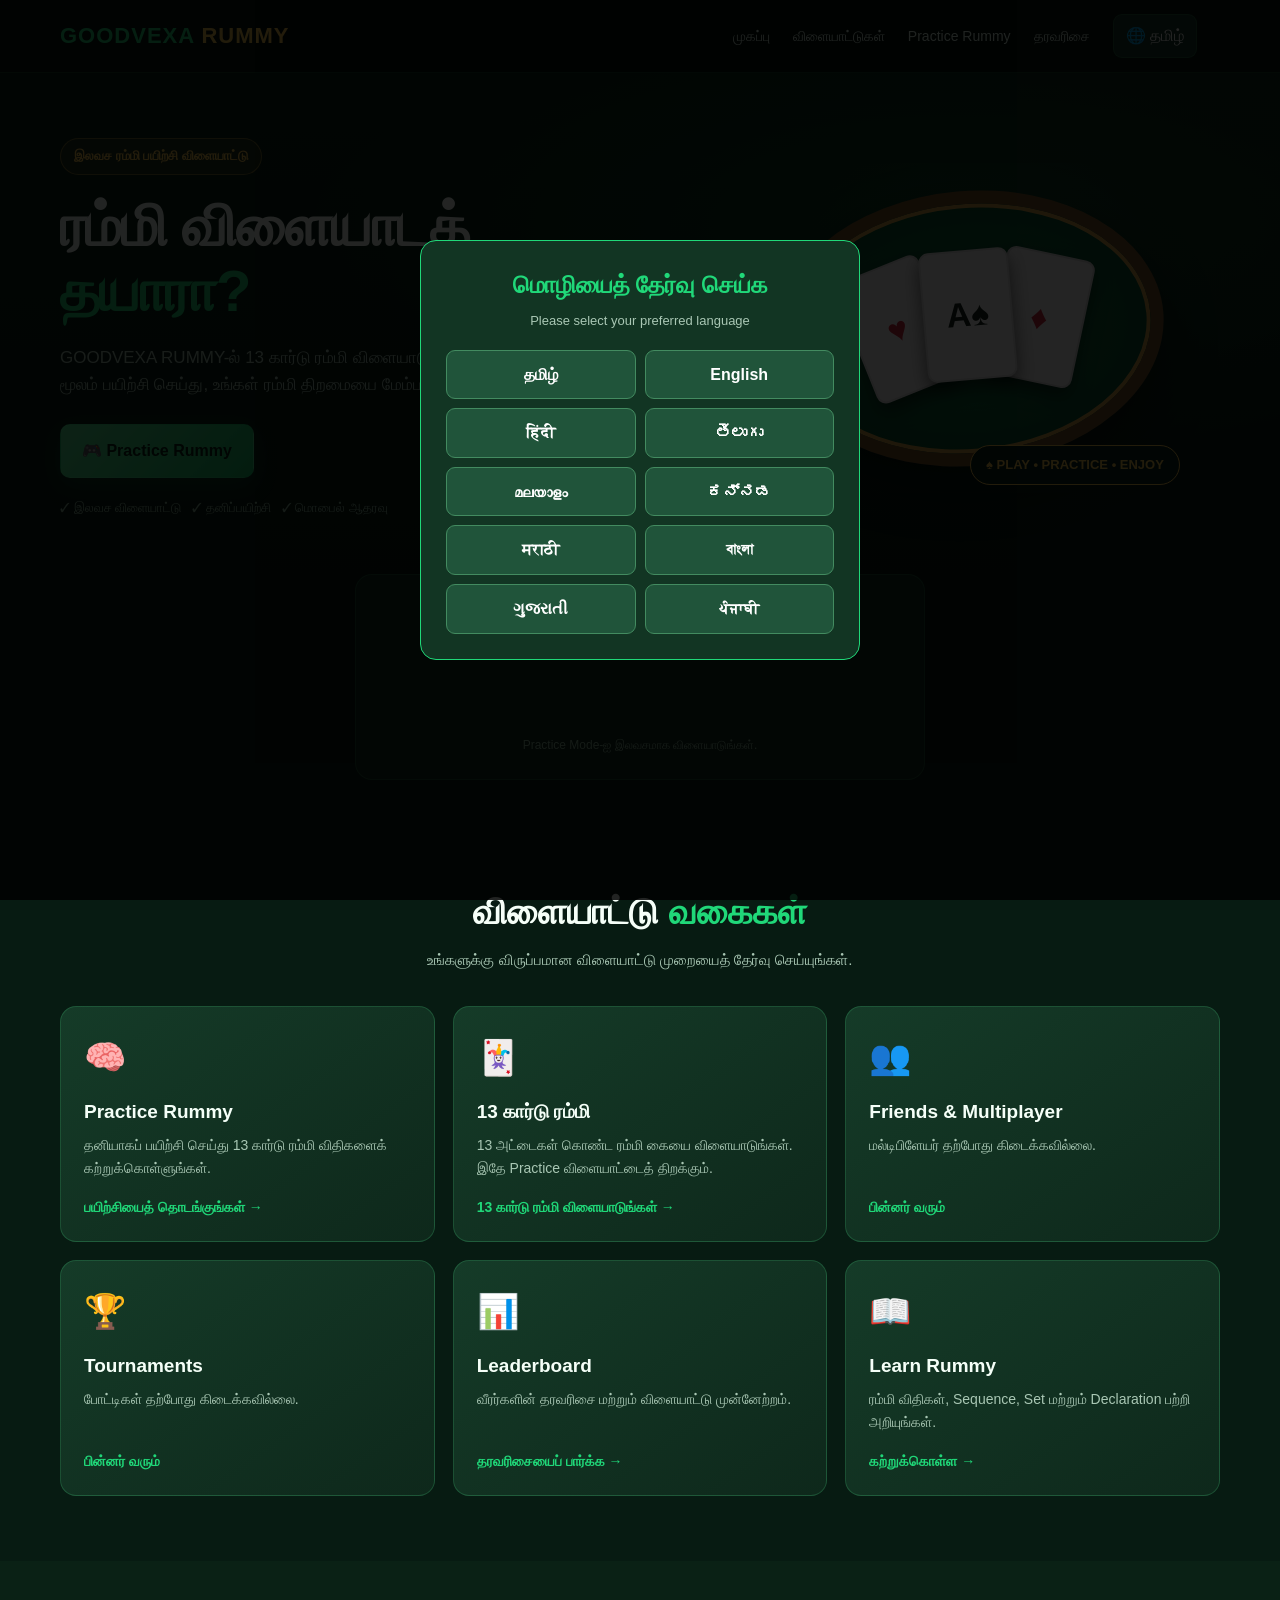
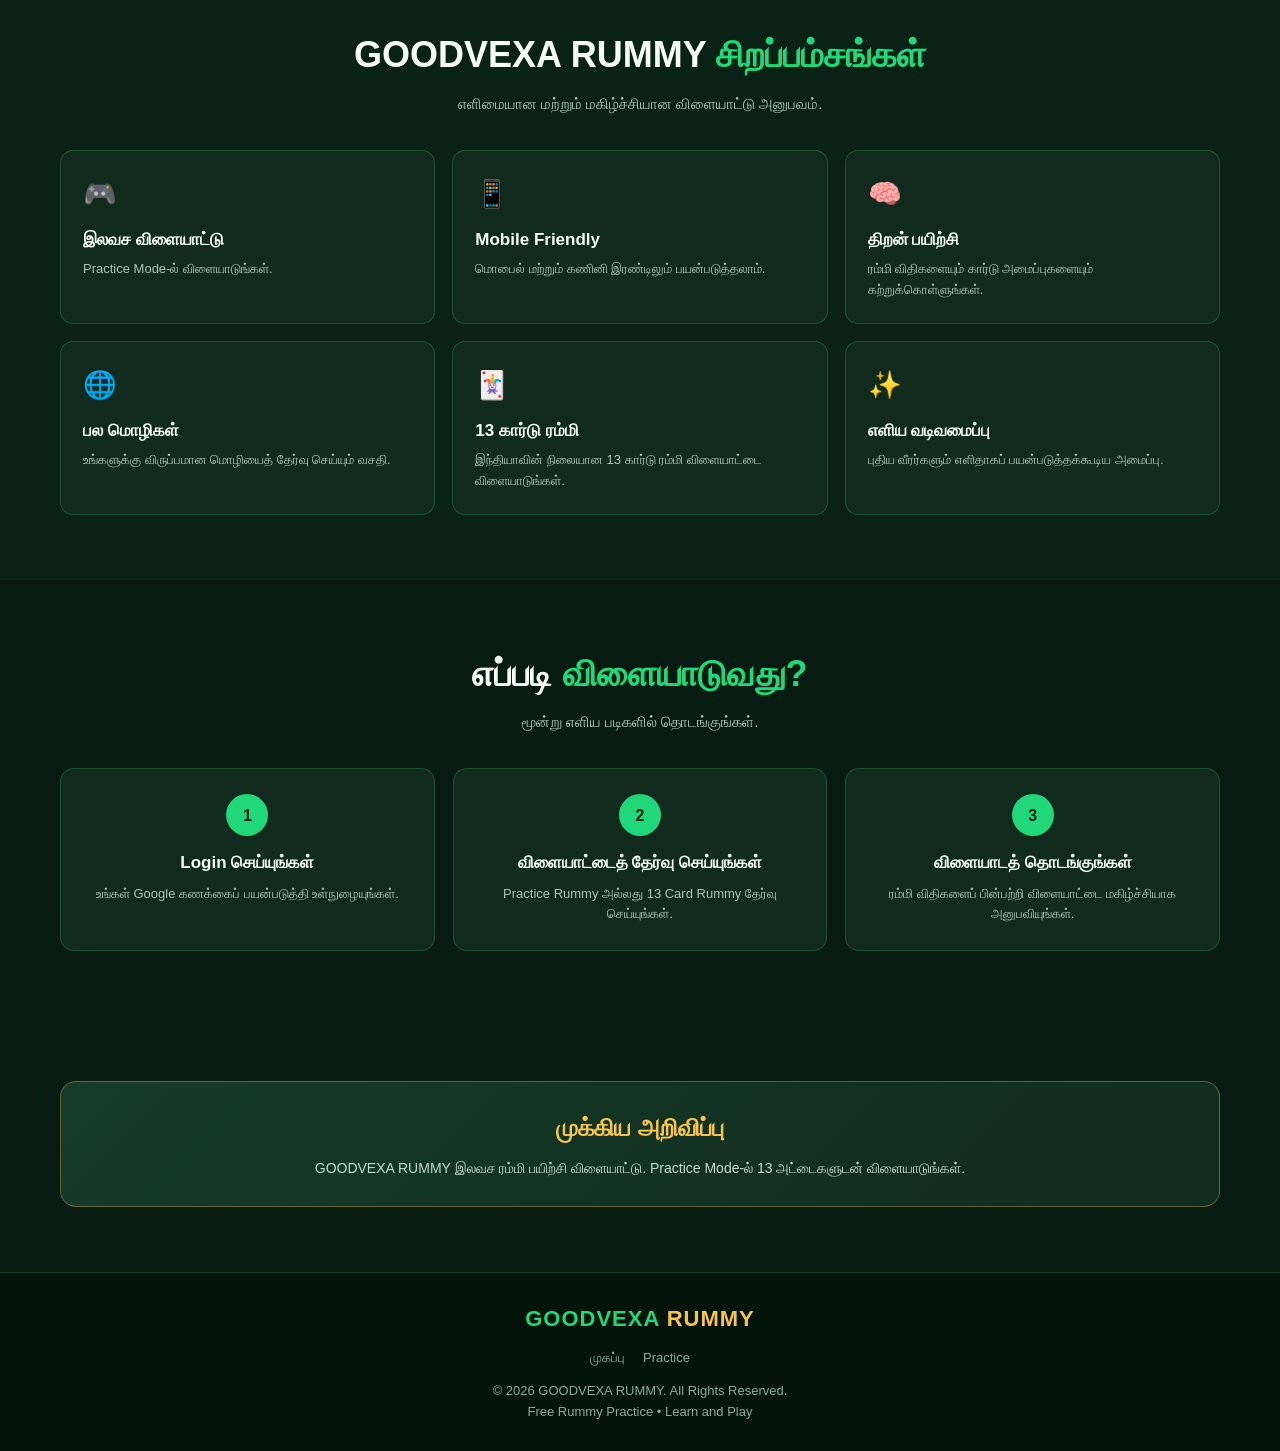
<file: index.html>
<!DOCTYPE html>
<html lang="ta">
<head>
<meta charset="UTF-8">
<meta name="viewport" content="width=device-width, initial-scale=1.0">
<meta name="theme-color" content="#071b12">
<meta name="description" content="GOODVEXA RUMMY - Free 13 Card Rummy practice and learning game.">
<title>GOODVEXA RUMMY | Free Rummy Game</title>

<script src="https://accounts.google.com/gsi/client" async defer></script>

<style>
:root {
    --bg:#071b12;
    --panel:#102b1d;
    --panel2:#163b28;
    --green:#20d879;
    --green2:#0eaa5b;
    --gold:#f5c451;
    --white:#f5fff8;
    --muted:#a9c7b4;
    --border:rgba(73,214,132,.22);
}
* {box-sizing:border-box;margin:0;padding:0}
html {scroll-behavior:smooth}
body {
    background:var(--bg);
    color:var(--white);
    font-family:Arial,sans-serif;
    line-height:1.6;
}
a {color:inherit;text-decoration:none}
button {font:inherit;cursor:pointer}
.container {width:min(1160px,92%);margin:auto}

/* HEADER */
header {
    position:sticky;top:0;z-index:100;
    background:rgba(5,20,13,.96);
    border-bottom:1px solid var(--border);
    backdrop-filter:blur(12px);
}
.navbar {
    min-height:72px;
    display:flex;align-items:center;
    justify-content:space-between;gap:18px;
}
.logo {
    font-size:22px;font-weight:900;
    color:var(--green);letter-spacing:1px;
}
.logo span {color:var(--gold)}
.nav-links {display:flex;align-items:center;gap:23px}
.nav-links a {font-size:14px;color:#d8eee0}
.nav-links a:hover {color:var(--green)}
.nav-actions {display:flex;align-items:center;gap:10px}
.lang-btn,.menu-btn {
    border:1px solid var(--border);
    background:var(--panel2);color:white;
    padding:8px 12px;border-radius:9px;
}
.menu-btn {display:none;font-size:22px}
.mobile-menu {
    display:none;padding:12px 4%;
    background:#081e13;border-top:1px solid var(--border);
}
.mobile-menu a {display:block;padding:10px 0;color:#e4f5e9}
.mobile-menu.show {display:block}
.logout-nav-btn {
    background:#b52d3a;color:white;
    border:0;border-radius:8px;padding:8px 13px;
}

/* BUTTONS */
.btn {
    display:inline-flex;align-items:center;
    justify-content:center;gap:8px;
    padding:13px 21px;border-radius:10px;
    border:1px solid transparent;font-weight:800;
    transition:.2s;
}
.btn:hover {transform:translateY(-2px);filter:brightness(1.08)}
.btn-primary {
    color:#062012;background:linear-gradient(135deg,#5af09a,#16c76a);
    box-shadow:0 8px 25px rgba(32,216,121,.18);
}
.btn-outline {
    color:var(--white);border-color:#4d9c6e;
    background:rgba(255,255,255,.03);
}

/* HERO */
.hero {
    padding:65px 0 55px;
    background:
      radial-gradient(ellipse at 75% 30%,rgba(28,150,82,.22),transparent 48%),
      linear-gradient(180deg,#0a2417,#071b12);
}
.hero-grid {
    display:grid;grid-template-columns:1.1fr .9fr;
    gap:45px;align-items:center;
}
.eyebrow {
    display:inline-block;padding:7px 13px;
    border:1px solid rgba(245,196,81,.4);
    background:rgba(245,196,81,.09);
    color:var(--gold);border-radius:30px;
    font-size:13px;font-weight:bold;margin-bottom:18px;
}
.hero h1 {
    font-size:clamp(36px,5vw,58px);
    line-height:1.13;margin-bottom:20px;
    letter-spacing:-1px;
}
.hero h1 span {color:var(--green)}
.hero-description {
    color:var(--muted);font-size:17px;
    max-width:590px;margin-bottom:26px;
}
.hero-buttons {display:flex;flex-wrap:wrap;gap:12px}
.hero-note {margin-top:20px;color:#8db69a;font-size:13px}
.hero-art {
    min-height:330px;position:relative;
    display:flex;align-items:center;justify-content:center;
    background:radial-gradient(circle,rgba(31,166,91,.2),transparent 68%);
}
.table-art {
    width:min(390px,100%);height:275px;
    border-radius:50%;border:13px solid #7b5529;
    background:radial-gradient(ellipse,#167a47,#07512e 75%);
    box-shadow:0 22px 45px #0008,inset 0 0 0 4px #d5a64a;
    display:flex;align-items:center;justify-content:center;
    transform:rotate(-5deg);
}
.playing-cards {display:flex;align-items:center;justify-content:center}
.playing-card {
    width:90px;height:130px;border-radius:10px;
    background:#fff;color:#17251c;
    border:2px solid #e5e5e5;
    box-shadow:0 8px 18px #0008;
    display:flex;align-items:center;justify-content:center;
    font-size:34px;font-weight:900;
}
.playing-card:nth-child(1){transform:rotate(-17deg) translateX(20px)}
.playing-card:nth-child(2){transform:translateY(-14px);z-index:2}
.playing-card:nth-child(3){transform:rotate(17deg) translateX(-20px)}
.red-card {color:#d52d40}
.art-label {
    position:absolute;bottom:8px;right:8%;
    background:#092519;border:1px solid var(--gold);
    color:var(--gold);padding:9px 15px;
    border-radius:30px;font-size:13px;font-weight:bold;
}

/* LOGIN */
.login-section {padding:0 0 38px}
.login-box {
    max-width:570px;margin:auto;text-align:center;
    padding:24px;background:var(--panel);
    border:1px solid var(--border);border-radius:17px;
}
.login-box h2 {font-size:21px;margin-bottom:7px}
.login-box p {color:var(--muted);font-size:14px;margin-bottom:17px}
.google-wrap {display:flex;justify-content:center;min-height:42px}
.terms {color:#8db69a;font-size:12px;margin-top:15px}
.terms strong {color:var(--gold)}

/* SECTION COMMON */
.section {padding:65px 0}
.section-heading {text-align:center;margin-bottom:34px}
.section-heading h2 {font-size:clamp(25px,4vw,36px);margin-bottom:8px}
.section-heading h2 span {color:var(--green)}
.section-heading p {color:var(--muted);font-size:15px}

/* GAME MODES */
.mode-grid {
    display:grid;grid-template-columns:repeat(3,1fr);gap:18px;
}
.mode-card {
    background:linear-gradient(145deg,#153b28,#0e281b);
    border:1px solid var(--border);border-radius:16px;
    padding:23px;min-height:215px;
    display:flex;flex-direction:column;
    transition:.2s;
}
.mode-card:hover {
    transform:translateY(-5px);
    border-color:var(--green);
}
.mode-icon {font-size:34px;margin-bottom:12px}
.mode-card h3 {font-size:19px;margin-bottom:7px}
.mode-card p {color:var(--muted);font-size:14px;flex:1}
.mode-card .mode-link {
    display:inline-block;color:var(--green);
    font-weight:bold;margin-top:17px;font-size:14px;
}
.coming {
    display:inline-block;margin-top:14px;
    font-size:11px;color:var(--gold);
    border:1px solid rgba(245,196,81,.4);
    padding:4px 9px;border-radius:20px;width:max-content;
}

/* FEATURES */
.features {background:#0a2115}
.feature-grid {
    display:grid;grid-template-columns:repeat(3,1fr);gap:17px;
}
.feature {
    padding:22px;border-radius:13px;
    background:var(--panel);
    border:1px solid var(--border);
}
.feature-icon {font-size:27px;margin-bottom:10px}
.feature h3 {font-size:17px;margin-bottom:6px}
.feature p {font-size:13px;color:var(--muted)}

/* HOW TO PLAY */
.steps {
    display:grid;grid-template-columns:repeat(3,1fr);gap:18px;
}
.step {
    text-align:center;background:var(--panel);
    border:1px solid var(--border);
    border-radius:14px;padding:25px 18px;
}
.step-number {
    width:42px;height:42px;border-radius:50%;
    display:grid;place-items:center;margin:0 auto 13px;
    background:var(--green);color:#062012;font-weight:900;
}
.step h3 {font-size:17px;margin-bottom:7px}
.step p {font-size:13px;color:var(--muted)}

/* NOTICE */
.notice {
    background:linear-gradient(135deg,#163b28,#102b1d);
    border:1px solid rgba(245,196,81,.35);
    border-radius:16px;padding:27px;text-align:center;
}
.notice h2 {color:var(--gold);margin-bottom:9px}
.notice p {color:#c5ddcd;font-size:14px}

/* FOOTER */
footer {
    padding:28px 0;background:#04140b;
    border-top:1px solid var(--border);
    text-align:center;color:#8eaa98;font-size:13px;
}
.footer-links {
    display:flex;justify-content:center;
    flex-wrap:wrap;gap:18px;margin:12px 0;
}
.footer-links a:hover {color:var(--green)}

/* LANGUAGE MODAL */
.modal-overlay {
    position:fixed;inset:0;z-index:1000;
    background:rgba(0,0,0,.86);
    display:flex;align-items:center;justify-content:center;
    padding:15px;
}
.modal-card {
    background:#123523;border:1px solid var(--green);
    border-radius:16px;padding:25px;
    width:min(440px,100%);max-height:88vh;
    overflow:auto;text-align:center;
}
.modal-card h2 {color:var(--green);margin-bottom:6px}
.modal-card p {color:var(--muted);font-size:13px;margin-bottom:18px}
.lang-options {
    display:grid;grid-template-columns:1fr 1fr;gap:9px;
}
.lang-option-btn {
    background:#20543a;color:white;
    border:1px solid #438b60;border-radius:9px;
    padding:11px 7px;font-weight:bold;
}
.lang-option-btn:hover {background:var(--green);color:#062012}
.hidden {display:none!important}

@media(max-width:850px) {
    .nav-links {display:none}
    .menu-btn {display:block}
    .hero {padding:42px 0 35px}
    .hero-grid {grid-template-columns:1fr;gap:15px;text-align:center}
    .hero-description {margin-left:auto;margin-right:auto}
    .hero-buttons {justify-content:center}
    .hero-art {min-height:270px}
    .table-art {height:220px;width:310px}
    .playing-card {width:70px;height:105px;font-size:28px}
    .mode-grid,.feature-grid {grid-template-columns:repeat(2,1fr)}
}
@media(max-width:560px) {
    .navbar {min-height:62px}
    .logo {font-size:18px}
    .hero h1 {font-size:37px}
    .hero-description {font-size:15px}
    .btn {padding:12px 16px;font-size:14px}
    .mode-grid,.feature-grid,.steps {grid-template-columns:1fr}
    .mode-card {min-height:190px}
    .section {padding:48px 0}
    .login-box {padding:20px 12px}
    .art-label {right:0}
}
</style>
</head>

<body>

<header>
    <div class="container navbar">
        <a class="logo" href="index.html">GOODVEXA <span>RUMMY</span></a>

        <nav class="nav-links">
            <a href="#home" id="t-home">முகப்பு</a>
            <a href="#games" id="t-games">விளையாட்டுகள்</a>
            <a href="game.html?mode=practice" id="t-gameLink">Practice</a>
            <a href="leaderboard.html" id="t-leaderboard">தரவரிசை</a>
            <button class="lang-btn" onclick="openLanguageModal()">🌐 <span id="current-lang-text">தமிழ்</span></button>
            <div id="auth-btn-container"></div>
        </nav>

        <button class="menu-btn" onclick="toggleMobileMenu()" aria-label="Menu">☰</button>
    </div>

    <div class="mobile-menu" id="mobileMenu">
        <a href="#home" onclick="closeMobileMenu()" id="tm-home">முகப்பு</a>
        <a href="#games" onclick="closeMobileMenu()" id="tm-games">விளையாட்டுகள்</a>
        <a href="game.html?mode=practice" id="tm-gameLink">Practice</a>
        <a href="#features" onclick="closeMobileMenu()" id="tm-features">சிறப்பம்சங்கள்</a>
        <a href="leaderboard.html" onclick="closeMobileMenu()" id="tm-leaderboard">தரவரிசை</a>
        <button class="lang-btn" onclick="openLanguageModal()" id="tm-langBtn" style="width:100%; margin-bottom:10px;">🌐 மொழியைத் தேர்வு செய்க</button>
        <div id="mob-auth-btn-container"></div>
    </div>
</header>

<main>
<section class="hero" id="home">
    <div class="container hero-grid">
        <div>
            <div class="eyebrow" id="t-eyebrow">இலவச ரம்மி பயிற்சி விளையாட்டு</div>
            <h1 id="t-heroTitle">ரம்மி விளையாடத் <span>தயாரா?</span></h1>
            <p class="hero-description" id="t-heroDesc">
                GOODVEXA RUMMY-ல் 13 கார்டு ரம்மி விளையாடுங்கள். முதலில் Practice Mode மூலம் பயிற்சி செய்து, உங்கள் ரம்மி திறமையை மேம்படுத்துங்கள்.
            </p>
            <div class="hero-buttons">
                <a href="game.html?mode=practice" class="btn btn-primary" id="t-btnPractice">🎮 Practice Rummy</a>
            </div>
            <p class="hero-note" id="t-heroNote">✓ இலவச விளையாட்டு &nbsp; ✓ தனிப்பயிற்சி &nbsp; ✓ மொபைல் ஆதரவு</p>
        </div>

        <div class="hero-art">
            <div class="table-art">
                <div class="playing-cards">
                    <div class="playing-card red-card">♥</div>
                    <div class="playing-card">A♠</div>
                    <div class="playing-card red-card">♦</div>
                </div>
            </div>
            <div class="art-label" id="t-artLabel">♠ PLAY • PRACTICE • ENJOY</div>
        </div>
    </div>
</section>

<section class="login-section">
    <div class="container">
        <div class="login-box">
            <h2 id="t-loginTitle">உங்கள் கணக்கில் உள்நுழையுங்கள்</h2>
            <p id="t-loginDesc">Google கணக்கைப் பயன்படுத்தி Login / Signup செய்யலாம்.</p>

            <div id="g_id_onload"
                 data-client_id="502301926611-s67jla88d0bm2vko88odlgv7iqptgqfl.apps.googleusercontent.com"
                 data-callback="handleCredentialResponse"
                 data-auto_prompt="false">
            </div>

            <div class="google-wrap">
                <div class="g_id_signin"
                     data-type="standard"
                     data-shape="rectangular"
                     data-theme="outline"
                     data-text="continue_with"
                     data-size="large"
                     data-logo_alignment="left">
                </div>
            </div>

            <div class="terms" id="t-terms">
                <strong>18+ வயதினருக்கானது.</strong><br>
                Practice Mode இலவசமாக விளையாடலாம்.
            </div>
        </div>
    </div>
</section>

<section class="section" id="games">
    <div class="container">
        <div class="section-heading">
            <h2 id="t-gamesHeading">விளையாட்டு <span>வகைகள்</span></h2>
            <p id="t-gamesSub">உங்களுக்கு விருப்பமான விளையாட்டு முறையைத் தேர்வு செய்யுங்கள்.</p>
        </div>

        <div class="mode-grid">
            <!-- 1. Practice Rummy Mode -->
            <div class="mode-card">
                <div class="mode-icon">🧠</div>
                <h3 id="t-m1Title">Practice Rummy</h3>
                <p id="t-m1Desc">தனியாகப் பயிற்சி செய்து 13 கார்டு ரம்மி விதிகளைக் கற்றுக்கொள்ளுங்கள்.</p>
                <a class="mode-link" href="game.html?mode=practice" id="t-m1Link">பயிற்சியைத் தொடங்குங்கள் →</a>
            </div>

            <!-- 2. 13 Card Rummy entry to the shared Practice game -->
            <div class="mode-card">
                <div class="mode-icon">🃏</div>
                <h3 id="t-m2Title">13 கார்டு ரம்மி</h3>
                <p id="t-m2Desc">13 அட்டைகள் கொண்ட ரம்மி கையை விளையாடுங்கள். இதே Practice விளையாட்டைத் திறக்கும்.</p>
                <a class="mode-link" href="game.html?mode=practice" id="t-m2Link">13 கார்டு ரம்மி விளையாடுங்கள் →</a>
            </div>

            <!-- 3. Friends & Multiplayer Mode -->
            <div class="mode-card">
                <div class="mode-icon">👥</div>
                <h3 id="t-m3Title">Friends & Multiplayer</h3>
                <p id="t-m3Desc">மல்டிபிளேயர் தற்போது கிடைக்கவில்லை.</p>
                <a class="mode-link" href="game.html?mode=multiplayer" id="t-m3Link">பின்னர் வரும்</a>
            </div>

            <!-- 4. Tournaments Mode -->
            <div class="mode-card">
                <div class="mode-icon">🏆</div>
                <h3 id="t-m4Title">Tournaments</h3>
                <p id="t-m4Desc">போட்டிகள் தற்போது கிடைக்கவில்லை.</p>
                <a class="mode-link" href="game.html?mode=tournament" id="t-m4Link">பின்னர் வரும்</a>
            </div>

            <!-- 5. Separate Page: Leaderboard -->
            <div class="mode-card" id="leaderboard">
                <div class="mode-icon">📊</div>
                <h3 id="t-m5Title">Leaderboard</h3>
                <p id="t-m5Desc">வீரர்களின் தரவரிசை மற்றும் விளையாட்டு முன்னேற்றம்.</p>
                <a class="mode-link" href="leaderboard.html" id="t-m5Link">தரவரிசையைப் பார்க்க →</a>
            </div>

            <!-- 6. Separate Page: Learn Rummy -->
            <div class="mode-card">
                <div class="mode-icon">📖</div>
                <h3 id="t-m6Title">Learn Rummy</h3>
                <p id="t-m6Desc">ரம்மி விதிகள், Sequence, Set மற்றும் Declaration பற்றி அறியுங்கள்.</p>
                <a class="mode-link" href="learn.html" id="t-m6Link">கற்றுக்கொள்ள →</a>
            </div>
        </div>
    </div>
</section>

<section class="section features" id="features">
    <div class="container">
        <div class="section-heading">
            <h2 id="t-featHeading">GOODVEXA RUMMY <span>சிறப்பம்சங்கள்</span></h2>
            <p id="t-featSub">எளிமையான மற்றும் மகிழ்ச்சியான விளையாட்டு அனுபவம்.</p>
        </div>

        <div class="feature-grid">
            <div class="feature">
                <div class="feature-icon">🎮</div>
                <h3 id="t-f1Title">இலவச விளையாட்டு</h3>
                <p id="t-f1Desc">Practice Mode-ல் இலவசமாக விளையாடுங்கள்.</p>
            </div>
            <div class="feature">
                <div class="feature-icon">📱</div>
                <h3 id="t-f2Title">Mobile Friendly</h3>
                <p id="t-f2Desc">மொபைல் மற்றும் கணினி இரண்டிலும் பயன்படுத்தலாம்.</p>
            </div>
            <div class="feature">
                <div class="feature-icon">🧠</div>
                <h3 id="t-f3Title">திறன் பயிற்சி</h3>
                <p id="t-f3Desc">ரம்மி விதிகளையும் கார்டு அமைப்புகளையும் கற்றுக்கொள்ளுங்கள்.</p>
            </div>
            <div class="feature">
                <div class="feature-icon">🌐</div>
                <h3 id="t-f4Title">பல மொழிகள்</h3>
                <p id="t-f4Desc">உங்களுக்கு விருப்பமான மொழியைத் தேர்வு செய்யும் வசதி.</p>
            </div>
            <div class="feature">
                <div class="feature-icon">🃏</div>
                <h3 id="t-f5Title">13 கார்டு ரம்மி</h3>
                <p id="t-f5Desc">இந்தியாவின் நிலையான 13 கார்டு ரம்மி விளையாட்டை விளையாடுங்கள்.</p>
            </div>
            <div class="feature">
                <div class="feature-icon">✨</div>
                <h3 id="t-f6Title">எளிய வடிவமைப்பு</h3>
                <p id="t-f6Desc">புதிய வீரர்களும் எளிதாகப் பயன்படுத்தக்கூடிய அமைப்பு.</p>
            </div>
        </div>
    </div>
</section>

<section class="section">
    <div class="container">
        <div class="section-heading">
            <h2 id="t-stepHeading">எப்படி <span>விளையாடுவது?</span></h2>
            <p id="t-stepSub">மூன்று எளிய படிகளில் தொடங்குங்கள்.</p>
        </div>

        <div class="steps">
            <div class="step">
                <div class="step-number">1</div>
                <h3 id="t-s1Title">Login செய்யுங்கள்</h3>
                <p id="t-s1Desc">உங்கள் Google கணக்கைப் பயன்படுத்தி உள்நுழையுங்கள்.</p>
            </div>
            <div class="step">
                <div class="step-number">2</div>
                <h3 id="t-s2Title">விளையாட்டைத் தேர்வு செய்யுங்கள்</h3>
                <p id="t-s2Desc">Practice Rummy தேர்வு செய்யுங்கள்.</p>
            </div>
            <div class="step">
                <div class="step-number">3</div>
                <h3 id="t-s3Title">விளையாடத் தொடங்குங்கள்</h3>
                <p id="t-s3Desc">ரம்மி விதிகளைப் பின்பற்றி விளையாட்டை மகிழ்ச்சியாக அனுபவியுங்கள்.</p>
            </div>
        </div>
    </div>
</section>

<section class="section">
    <div class="container">
        <div class="notice">
            <h2 id="t-noticeTitle">முக்கிய அறிவிப்பு</h2>
            <p id="t-noticeDesc">
                GOODVEXA RUMMY இலவச ரம்மி பயிற்சி விளையாட்டு. Practice Mode-ல் 13 அட்டைகளுடன் விளையாடுங்கள்.
            </p>
        </div>
    </div>
</section>
</main>

<footer>
    <div class="container">
        <div class="logo">GOODVEXA <span>RUMMY</span></div>
        <div class="footer-links">
            <a href="index.html" id="t-ftHome">முகப்பு</a>
            <a href="game.html?mode=practice" id="t-ftPractice">Practice</a>
        </div>
        <p>© <span id="year"></span> GOODVEXA RUMMY. All Rights Reserved.</p>
        <p id="t-ftSub">Free Rummy Practice • Learn and Play</p>
    </div>
</footer>

<!-- LANGUAGE SELECTION -->
<div class="modal-overlay hidden" id="langModal">
    <div class="modal-card">
        <h2>மொழியைத் தேர்வு செய்க</h2>
        <p>Please select your preferred language</p>
        <div class="lang-options">
            <button class="lang-option-btn" onclick="selectLanguage('ta')">தமிழ்</button>
            <button class="lang-option-btn" onclick="selectLanguage('en')">English</button>
            <button class="lang-option-btn" onclick="selectLanguage('hi')">हिंदी</button>
            <button class="lang-option-btn" onclick="selectLanguage('te')">తెలుగు</button>
            <button class="lang-option-btn" onclick="selectLanguage('ml')">മലയാളം</button>
            <button class="lang-option-btn" onclick="selectLanguage('kn')">ಕನ್ನಡ</button>
            <button class="lang-option-btn" onclick="selectLanguage('mr')">मराठी</button>
            <button class="lang-option-btn" onclick="selectLanguage('bn')">বাংলা</button>
            <button class="lang-option-btn" onclick="selectLanguage('gu')">ગુજરાતી</button>
            <button class="lang-option-btn" onclick="selectLanguage('pa')">ਪੰਜਾਬੀ</button>
        </div>
    </div>
</div>

<script src="assets/language.js"></script>
<script>
const translations = {
    ta: {
        label: "தமிழ்",
        home: "முகப்பு", games: "விளையாட்டுகள்", leaderboard: "தரவரிசை", logout: "வெளியேறு",
        eyebrow: "இலவச ரம்மி பயிற்சி விளையாட்டு",
        heroTitle: "ரம்மி விளையாடத் <span>தயாரா?</span>",
        heroDesc: "GOODVEXA RUMMY-ல் 13 கார்டு ரம்மி விளையாடுங்கள். முதலில் Practice Mode மூலம் பயிற்சி செய்து, உங்கள் ரம்மி திறமையை மேம்படுத்துங்கள்.",
        btnPractice: "🎮 Practice Rummy",
        heroNote: "✓ இலவச விளையாட்டு &nbsp; ✓ தனிப்பயிற்சி &nbsp; ✓ மொபைல் ஆதரவு",
        artLabel: "♠ PLAY • PRACTICE • ENJOY",
        loginTitle: "உங்கள் கணக்கில் உள்நுழையுங்கள்",
        loginDesc: "Google கணக்கைப் பயன்படுத்தி Login / Signup செய்யலாம்.",
        terms: "Practice Mode-ஐ இலவசமாக விளையாடுங்கள்.",
        gamesHeading: "விளையாட்டு <span>வகைகள்</span>",
        gamesSub: "உங்களுக்கு விருப்பமான விளையாட்டு முறையைத் தேர்வு செய்யுங்கள்.",
        m1Title: "Practice Rummy", m1Desc: "தனியாகப் பயிற்சி செய்து 13 கார்டு ரம்மி விதிகளைக் கற்றுக்கொள்ளுங்கள்.", m1Link: "பயிற்சியைத் தொடங்குங்கள் →",
        m2Title: "13 கார்டு ரம்மி", m2Desc: "13 அட்டைகள் கொண்ட ரம்மி கையை விளையாடுங்கள். இதே Practice விளையாட்டைத் திறக்கும்.", m2Link: "13 கார்டு ரம்மி விளையாடுங்கள் →",
        m3Title: "Friends & Multiplayer", m3Desc: "மல்டிபிளேயர் தற்போது கிடைக்கவில்லை.", m3Link: "பின்னர் வரும்",
        m4Title: "Tournaments", m4Desc: "போட்டிகள் தற்போது கிடைக்கவில்லை.", m4Link: "பின்னர் வரும்",
        m5Title: "Leaderboard", m5Desc: "வீரர்களின் தரவரிசை மற்றும் விளையாட்டு முன்னேற்றம்.", m5Link: "தரவரிசையைப் பார்க்க →",
        m6Title: "Learn Rummy", m6Desc: "ரம்மி விதிகள், Sequence, Set மற்றும் Declaration பற்றி அறியுங்கள்.", m6Link: "கற்றுக்கொள்ள →",
        featHeading: "GOODVEXA RUMMY <span>சிறப்பம்சங்கள்</span>",
        featSub: "எளிமையான மற்றும் மகிழ்ச்சியான விளையாட்டு அனுபவம்.",
        f1Title: "இலவச விளையாட்டு", f1Desc: "Practice Mode-ல் விளையாடுங்கள்.",
        f2Title: "Mobile Friendly", f2Desc: "மொபைல் மற்றும் கணினி இரண்டிலும் பயன்படுத்தலாம்.",
        f3Title: "திறன் பயிற்சி", f3Desc: "ரம்மி விதிகளையும் கார்டு அமைப்புகளையும் கற்றுக்கொள்ளுங்கள்.",
        f4Title: "பல மொழிகள்", f4Desc: "உங்களுக்கு விருப்பமான மொழியைத் தேர்வு செய்யும் வசதி.",
        f5Title: "13 கார்டு ரம்மி", f5Desc: "இந்தியாவின் நிலையான 13 கார்டு ரம்மி விளையாட்டை விளையாடுங்கள்.",
        f6Title: "எளிய வடிவமைப்பு", f6Desc: "புதிய வீரர்களும் எளிதாகப் பயன்படுத்தக்கூடிய அமைப்பு.",
        stepHeading: "எப்படி <span>விளையாடுவது?</span>",
        stepSub: "மூன்று எளிய படிகளில் தொடங்குங்கள்.",
        s1Title: "Login செய்யுங்கள்", s1Desc: "உங்கள் Google கணக்கைப் பயன்படுத்தி உள்நுழையுங்கள்.",
        s2Title: "விளையாட்டைத் தேர்வு செய்யுங்கள்", s2Desc: "Practice Rummy அல்லது 13 Card Rummy தேர்வு செய்யுங்கள்.",
        s3Title: "விளையாடத் தொடங்குங்கள்", s3Desc: "ரம்மி விதிகளைப் பின்பற்றி விளையாட்டை மகிழ்ச்சியாக அனுபவியுங்கள்.",
        noticeTitle: "முக்கிய அறிவிப்பு",
        noticeDesc: "GOODVEXA RUMMY இலவச ரம்மி பயிற்சி விளையாட்டு. Practice Mode-ல் 13 அட்டைகளுடன் விளையாடுங்கள்.",
        ftHome: "முகப்பு", ftPractice: "Practice", ftSub: "Free Rummy Practice • Learn and Play"
    },
    en: {
        label: "English",
        home: "Home", games: "Games", leaderboard: "Leaderboard", logout: "Logout",
        eyebrow: "Free Rummy Practice",
        heroTitle: "Ready to Play <span>Rummy?</span>",
        heroDesc: "Play 13 Card Rummy on GOODVEXA RUMMY. Start with Practice Mode and improve your rummy skills.",
        btnPractice: "🎮 Practice Rummy",
        heroNote: "✓ Free to play &nbsp; ✓ Solo practice &nbsp; ✓ Mobile friendly",
        artLabel: "♠ PLAY • PRACTICE • ENJOY",
        loginTitle: "Sign in to Your Account",
        loginDesc: "Login or Signup securely using your Google account.",
        terms: "Practice Mode is free to play.",
        gamesHeading: "Game <span>Variants</span>",
        gamesSub: "Choose your favorite game mode to start playing.",
        m1Title: "Practice Rummy", m1Desc: "Practice solo and learn standard 13-card Rummy rules.", m1Link: "Start Practice →",
        m2Title: "13 Card Rummy", m2Desc: "Play a 13-card Rummy hand. This opens the same Practice game.", m2Link: "Play 13 Card Rummy →",
        m3Title: "Friends & Multiplayer", m3Desc: "Multiplayer is unavailable and not implemented.", m3Link: "Coming later",
        m4Title: "Tournaments", m4Desc: "Tournaments are unavailable and not implemented.", m4Link: "Coming later",
        m5Title: "Leaderboard", m5Desc: "Player rankings and game progress.", m5Link: "View Leaderboard →",
        m6Title: "Learn Rummy", m6Desc: "Learn rules, sequences, sets, and declarations.", m6Link: "Start Learning →",
        featHeading: "GOODVEXA RUMMY <span>Features</span>",
        featSub: "Simple and joyful gaming experience.",
        f1Title: "Free to Play", f1Desc: "Play Practice Mode for free.",
        f2Title: "Mobile Friendly", f2Desc: "Optimized for both mobile and desktop devices.",
        f3Title: "Skill Training", f3Desc: "Learn rummy rules and card combinations.",
        f4Title: "Multi-language", f4Desc: "Choose your preferred language easily.",
        f5Title: "13 Card Rummy", f5Desc: "Play the standard Indian Rummy game with 13 cards.",
        f6Title: "Simple Design", f6Desc: "Clean interface easy for new players.",
        stepHeading: "How to <span>Play?</span>",
        stepSub: "Get started in three simple steps.",
        s1Title: "Login", s1Desc: "Sign in securely using your Google account.",
        s2Title: "Choose Game", s2Desc: "Select Practice Rummy or 13 Card Rummy.",
        s3Title: "Start Playing", s3Desc: "Follow rummy rules and enjoy your gameplay.",
        noticeTitle: "Important Notice",
        noticeDesc: "GOODVEXA RUMMY is a free Rummy practice game. Play the shared 13-card rules in Practice Mode.",
        ftHome: "Home", ftPractice: "Practice", ftSub: "Free Rummy Practice • Learn and Play"
    },
    hi: {
        label: "हिंदी",
        home: "होम", games: "गेम", leaderboard: "लीडरबोर्ड", logout: "लॉग आउट",
        eyebrow: "🎁 फ्री वर्चुअल कॉइन्स गेम",
        heroTitle: "रम्मी खेलने के लिए <span>तैयार हैं?</span>",
        heroDesc: "GOODVEXA RUMMY पर 13 कार्ड रम्मी खेलें। प्रैक्टिस मोड से शुरुआत करें और अपने कौशल में सुधार करें।",
        btnPractice: "🎮 प्रैक्टिस रम्मी",
        heroNote: "✓ मुफ्त खेल &nbsp; ✓ केवल वर्चुअल कॉइन्स &nbsp; ✓ मोबाइल समर्थित",
        artLabel: "♠ PLAY • PRACTICE • ENJOY",
        loginTitle: "अपने खाते में लॉग इन करें",
        loginDesc: "अपने Google खाते का उपयोग करके लॉगिन या साइन अप करें।",
        terms: "Practice मोड मुफ्त में खेलें।",
        gamesHeading: "गेम <span>प्रकार</span>",
        gamesSub: "अपनी पसंद का गेम मोड चुनें।",
        m1Title: "प्रैक्टिस रम्मी", m1Desc: "अकेले अभ्यास करें और 13-कार्ड रम्मी के नियम सीखें।", m1Link: "अभ्यास शुरू करें →",
        m2Title: "13 कार्ड रम्मी", m2Desc: "13 कार्डों वाला रम्मी हाथ खेलें। यह वही प्रैक्टिस गेम खोलेगा।", m2Link: "13 कार्ड रम्मी खेलें →",
        m3Title: "फ्रेंड्स और मल्टीप्लेयर", m3Desc: "मल्टीप्लेयर उपलब्ध नहीं है।", m3Link: "बाद में आएगा",
        m4Title: "टूर्नामेंट", m4Desc: "टूर्नामेंट उपलब्ध नहीं हैं।", m4Link: "बाद में आएगा",
        m5Title: "लीडरबोर्ड", m5Desc: "खिलाड़ियों की रैंकिंग।", m5Link: "लीडरबोर्ड देखें →",
        m6Title: "रम्मी सीखें", m6Desc: "नियम और सीक्वेंस सीखें।", m6Link: "सीखें →",
        featHeading: "GOODVEXA RUMMY <span>विशेषताएं</span>",
        featSub: "सरल और आनंददायक गेमिंग अनुभव।",
        f1Title: "मुफ्त खेल", f1Desc: "Practice मोड में खेलें।",
        f2Title: "मोबाइल फ्रेंडली", f2Desc: "मोबाइल और डेस्कटॉप दोनों पर उपलब्ध।",
        f3Title: "कौशल प्रशिक्षण", f3Desc: "रम्मी के नियम सीखें।",
        f4Title: "बहु-भाषा", f4Desc: "अपनी पसंद की भाषा चुनें।",
        f5Title: "13 कार्ड रम्मी", f5Desc: "मानक 13-कार्ड भारतीय रम्मी खेलें।",
        f6Title: "सरल डिज़ाइन", f6Desc: "नए खिलाड़ियों के लिए आसान।",
        stepHeading: "कैसे <span>खेलें?</span>",
        stepSub: "तीन आसान चरणों में शुरू करें।",
        s1Title: "लॉग इन करें", s1Desc: "अपने Google खाते से साइन इन करें।",
        s2Title: "गेम चुनें", s2Desc: "प्रैक्टिस रम्मी या 13 कार्ड रम्मी चुनें।",
        s3Title: "खेलना शुरू करें", s3Desc: "नियमों का पालन करें और आनंद लें।",
        noticeTitle: "महत्वपूर्ण सूचना",
        noticeDesc: "GOODVEXA RUMMY एक मुफ्त रम्मी अभ्यास खेल है। Practice मोड में 13 कार्ड के नियमों के साथ खेलें।",
        ftHome: "होम", ftPractice: "प्रैक्टिस", ftSub: "रम्मी सीखें और खेलें"
    },
    te: {
        label: "తెలుగు",
        home: "హోమ్", games: "ఆటలు", leaderboard: "లీడర్‌బోర్డ్", logout: "లాగ్ అవుట్",
        eyebrow: "🎁 ఉచిత వర్చువల్ కాయిన్స్ గేమ్",
        heroTitle: "రమ్మీ ఆడటానికి <span>సిద్ధమా?</span>",
        heroDesc: "GOODVEXA RUMMY లో 13 కార్డ్ రమ్మీ ఆడండి. ప్రాక్టీస్ మోడ్‌తో మీ నైపుణ్యాలను మెరుగుపరచుకోండి.",
        btnPractice: "🎮 ప్రాక్టీస్ రమ్మీ",
        heroNote: "✓ ఉచిత ఆట &nbsp; ✓ వర్చువల్ కాయిన్స్ మాత్రమే &nbsp; ✓ మొబైల్ సపోర్ట్",
        artLabel: "♠ PLAY • PRACTICE • ENJOY",
        loginTitle: "మీ ఖాతాలోకి లాగిన్ అవ్వండి",
        loginDesc: "Google ఖాతాను ఉపయోగించి లాగిన్ / సైన్ అప్ చేయండి.",
        terms: "Practice మోడ్‌ను ఉచితంగా ఆడండి.",
        gamesHeading: "ఆట <span>రకాలు</span>",
        gamesSub: "మీకు నచ్చిన గేమ్ మోడ్‌ను ఎంచుకోండి.",
        m1Title: "ప్రాక్టీస్ రమ్మీ", m1Desc: "ఒంటరిగా సాధన చేస్తూ 13 కార్డుల రమ్మీ నియమాలను నేర్చుకోండి.", m1Link: "ప్రారంభించండి →",
        m2Title: "13 కార్డ్ రమ్మీ", m2Desc: "13 కార్డుల రమ్మీ చేతితో ఆడండి. ఇదే Practice గేమ్ తెరుచుకుంటుంది.", m2Link: "13 కార్డ్ రమ్మీ ఆడండి →",
        m3Title: "మల్టీప్లేయర్", m3Desc: "మల్టీప్లేయర్ ప్రస్తుతం అందుబాటులో లేదు.", m3Link: "తర్వాత వస్తుంది",
        m4Title: "టూర్నమెంట్స్", m4Desc: "టోర్నమెంట్లు ప్రస్తుతం అందుబాటులో లేవు.", m4Link: "తర్వాత వస్తుంది",
        m5Title: "లీడర్‌బోర్డ్", m5Desc: "ప్లేయర్ ర్యాంకింగ్స్.", m5Link: "ర్యాంకింగ్స్ చూడండి →",
        m6Title: "రమ్మీ నేర్చుకోండి", m6Desc: "నియమాలు తెలుసుకోండి.", m6Link: "నేర్చుకోండి →",
        featHeading: "GOODVEXA RUMMY <span>ఫీచర్స్</span>",
        featSub: "అద్భుతమైన గేమింగ్ అనుభవం.",
        f1Title: "ఉచిత ఆట", f1Desc: "Practice మోడ్‌లో ఆడండి.",
        f2Title: "మొబైల్ ఫ్రెండ్లీ", f2Desc: "అన్ని పరికరాల్లో పని చేస్తుంది.",
        f3Title: "నైపుణ్య శిక్షణ", f3Desc: "నియమాలను నేర్చుకోండి.",
        f4Title: "బహుళ భాషలు", f4Desc: "మీ భాషను ఎంచుకోండి.",
        f5Title: "13 కార్డ్ రమ్మీ", f5Desc: "ప్రామాణిక 13-కార్డుల భారతీయ రమ్మీ ఆడండి.",
        f6Title: "సులభమైన డిజైన్", f6Desc: "కొత్తవారికి సులభం.",
        stepHeading: "ఎలా <span>ఆడాలి?</span>",
        stepSub: "మూడు సులభమైన దశల్లో ప్రారంభించండి.",
        s1Title: "లాగిన్ అవ్వండి", s1Desc: "Google ఖాతాతో సైన్ ఇన్ చేయండి.",
        s2Title: "గేమ్ ఎంచుకోండి", s2Desc: "ప్రాక్టీస్ లేదా 13 కార్డ్ రమ్మీ ఎంచుకోండి.",
        s3Title: "ఆడటం ప్రారంభించండి", s3Desc: "ఆనందించండి.",
        noticeTitle: "ముఖ్య గమనిక",
        noticeDesc: "GOODVEXA RUMMY ఉచిత రమ్మీ సాధన గేమ్. Practice మోడ్‌లో 13 కార్డుల నియమాలతో ఆడండి.",
        ftHome: "హోమ్", ftPractice: "ప్రాక్టీస్", ftSub: "రమ్మీ నేర్చుకోండి మరియు ఆడండి"
    },
    ml: {
        label: "മലയാളം",
        home: "ഹോം", games: "ഗെയിമുകൾ", leaderboard: "ലീഡർബോർഡ്", logout: "ലോഗ് ഔട്ട്",
        eyebrow: "🎁 സൗജന്യ വെർച്വൽ കോയിൻസ് ഗെയിം",
        heroTitle: "റമ്മി കളിക്കാൻ <span>തയ്യാറാണോ?</span>",
        heroDesc: "GOODVEXA RUMMY-ൽ 13 കാർഡ് റമ്മി കളിക്കുക. പ്രാക്ടീസ് മോഡിലൂടെ നിങ്ങളുടെ കഴിവുകൾ മെച്ചപ്പെടുത്തുക.",
        btnPractice: "🎮 പ്രാക്ടീസ് റമ്മി",
        heroNote: "✓ സൗജന്യ കളി &nbsp; ✓ വെർച്വൽ കോയിൻസ് മാത്രം &nbsp; ✓ മൊബൈൽ പിന്തുണ",
        artLabel: "♠ PLAY • PRACTICE • ENJOY",
        loginTitle: "നിങ്ങളുടെ അക്കൗണ്ടിലേക്ക് ലോഗ് ഇൻ ചെയ്യുക",
        loginDesc: "Google അക്കൗണ്ട് ഉപയോഗിച്ച് ലോഗിൻ ചെയ്യുക.",
        terms: "Practice മോഡ് സൗജന്യമായി കളിക്കാം.",
        gamesHeading: "ഗെയിം <span>തരങ്ങൾ</span>",
        gamesSub: "നിങ്ങളുടെ ഇഷ്ടമുള്ള ഗെയിം മോഡ് തിരഞ്ഞെടുക്കുക.",
        m1Title: "പ്രാക്ടീസ് റമ്മി", m1Desc: "ഒറ്റയ്ക്ക് പരിശീലിച്ച് 13 കാർഡ് റമ്മി നിയമങ്ങൾ പഠിക്കൂ.", m1Link: "തുടങ്ങുക →",
        m2Title: "13 കാർഡ് റമ്മി", m2Desc: "13 കാർഡുകളുള്ള റമ്മി കൈ കളിക്കൂ. ഇതേ Practice ഗെയിം തുറക്കും.", m2Link: "13 കാർഡ് റമ്മി കളിക്കൂ →",
        m3Title: "സുഹൃത്തുക്കൾ & മൾട്ടിപ്ലെയർ", m3Desc: "മൾട്ടിപ്ലെയർ ഇപ്പോൾ ലഭ്യമല്ല.", m3Link: "പിന്നീട് വരും",
        m4Title: "ടൂർണമെന്റുകൾ", m4Desc: "ടൂർണമെന്റുകൾ ഇപ്പോൾ ലഭ്യമല്ല.", m4Link: "പിന്നീട് വരും",
        m5Title: "ലീഡർബോർഡ്", m5Desc: "കളിക്കാരുടെ റാങ്കിംഗ്.", m5Link: "റാങ്കിംഗ് കാണുക →",
        m6Title: "റമ്മി പഠിക്കുക", m6Desc: "നിയമങ്ങൾ മനസ്സിലാക്കുക.", m6Link: "പഠിക്കുക →",
        featHeading: "GOODVEXA RUMMY <span>പ്രത്യേകതകൾ</span>",
        featSub: "ലളിതമായ ഗെയിമിംഗ് അനുഭവം.",
        f1Title: "സൗജന്യ കളി", f1Desc: "Practice മോഡിൽ കളിക്കൂ.",
        f2Title: "മൊബൈൽ ഫ്രണ്ട്‌ലി", f2Desc: "എല്ലാ ഡിവൈസുകളിലും ലഭ്യമാണ്.",
        f3Title: "സ്കിൽ പരിശീലനം", f3Desc: "റമ്മി നിയമങ്ങൾ പഠിക്കുക.",
        f4Title: "വിവിധ ഭാഷകൾ", f4Desc: "നിങ്ങളുടെ ഭാഷ തിരഞ്ഞെടുക്കുക.",
        f5Title: "13 കാർഡ് റമ്മി", f5Desc: "സാധാരണ 13-കാർഡ് ഇന്ത്യൻ റമ്മി കളിക്കൂ.",
        f6Title: "ലളിതമായ ഡിസൈൻ", f6Desc: "തുടക്കക്കാർക്കായി എളുപ്പമുള്ളത്.",
        stepHeading: "എങ്ങനെ <span>കളിക്കാം?</span>",
        stepSub: "മൂന്ന് ലളിതമായ ഘട്ടങ്ങളിൽ തുടങ്ങാം.",
        s1Title: "ലോഗിൻ ചെയ്യുക", s1Desc: "Google അക്കൗണ്ട് ഉപയോഗിച്ച് സൈൻ ഇൻ ചെയ്യുക.",
        s2Title: "ഗെയിം തിരഞ്ഞെടുക്കുക", s2Desc: "പ്രാക്ടീസ് അല്ലെങ്കിൽ 13 കാർഡ് റമ്മി തിരഞ്ഞെടുക്കുക.",
        s3Title: "കളി തുടങ്ങൂ", s3Desc: "ആസ്വദിച്ചു കളിക്കുക.",
        noticeTitle: "പ്രധാന അറിയിപ്പ്",
        noticeDesc: "GOODVEXA RUMMY സൗജന്യ റമ്മി പരിശീലന ഗെയിമാണ്. Practice മോഡിൽ 13 കാർഡുകളുടെ നിയമങ്ങൾ പരിശീലിക്കൂ.",
        ftHome: "ഹോം", ftPractice: "പ്രാക്ടീസ്", ftSub: "റമ്മി പഠിക്കൂ, കളിക്കൂ"
    },
    kn: {
        label: "ಕನ್ನಡ",
        home: "ಹೋಮ್", games: "ಆಟಗಳು", leaderboard: "ಲೀಡರ್‌ಬೋರ್ಡ್", logout: "ಲಾಗ್ ಔಟ್",
        eyebrow: "🎁 ಉಚಿತ ವರ್ಚುವಲ್ ಕಾಯಿನ್ಸ್ ಗೇಮ್",
        heroTitle: "ರಮ್ಮಿ ಆಡಲು <span>ಸಿದ್ಧವೇ?</span>",
        heroDesc: "GOODVEXA RUMMY ನಲ್ಲಿ 13 ಕಾರ್ಡ್ ರಮ್ಮಿ ಆಡಿ. ಪ್ರಾಕ್ಟೀಸ್ ಮೋಡ್ ಮೂಲಕ ನಿಮ್ಮ ಕೌಶಲ್ಯವನ್ನು ಸುಧಾರಿಸಿ.",
        btnPractice: "🎮 ಪ್ರಾಕ್ಟೀಸ್ ರಮ್ಮಿ",
        heroNote: "✓ ಉಚಿತ ಆಟ &nbsp; ✓ ವರ್ಚುವಲ್ ಕಾಯಿನ್ಸ್ ಮಾತ್ರ &nbsp; ✓ ಮೊಬೈಲ್ ಬೆಂಬಲ",
        artLabel: "♠ PLAY • PRACTICE • ENJOY",
        loginTitle: "ನಿಮ್ಮ ಖಾತೆಗೆ ಲಾಗಿನ್ ಮಾಡಿ",
        loginDesc: "Google ಖಾತೆ ಬಳಸಿ ಲಾಗಿನ್ / ಸೈನ್ ಅಪ್ ಮಾಡಿ.",
        terms: "Practice ವಿಧಾನವನ್ನು ಉಚಿತವಾಗಿ ಆಡಬಹುದು.",
        gamesHeading: "ಆಟದ <span>ವಿಧಗಳು</span>",
        gamesSub: "ನಿಮ್ಮಿಷ್ಟದ ಆಟದ ವಿಧಾನವನ್ನು ಆಯ್ಕೆಮಾಡಿ.",
        m1Title: "ಪ್ರಾಕ್ಟೀಸ್ ರಮ್ಮಿ", m1Desc: "ಒಬ್ಬರೇ ಅಭ್ಯಾಸ ಮಾಡಿ 13 ಕಾರ್ಡ್ ರಮ್ಮಿ ನಿಯಮಗಳನ್ನು ಕಲಿಯಿರಿ.", m1Link: "ಪ್ರಾರಂಭಿಸಿ →",
        m2Title: "13 ಕಾರ್ಡ್ ರಮ್ಮಿ", m2Desc: "13 ಕಾರ್ಡ್‌ಗಳ ರಮ್ಮಿ ಕೈಯನ್ನು ಆಡಿ. ಇದೇ Practice ಆಟ ತೆರೆಯುತ್ತದೆ.", m2Link: "13 ಕಾರ್ಡ್ ರಮ್ಮಿ ಆಡಿ →",
        m3Title: "ಮಲ್ಟಿಪ್ಲೇಯರ್", m3Desc: "ಮಲ್ಟಿಪ್ಲೇಯರ್ ಈಗ ಲಭ್ಯವಿಲ್ಲ.", m3Link: "ನಂತರ ಬರಲಿದೆ",
        m4Title: "ಪಂದ್ಯಾವಳಿಗಳು", m4Desc: "ಟೂರ್ನಮೆಂಟ್‌ಗಳು ಈಗ ಲಭ್ಯವಿಲ್ಲ.", m4Link: "ನಂತರ ಬರಲಿದೆ",
        m5Title: "ಲೀಡರ್‌ಬೋರ್ಡ್", m5Desc: "ಆಟಗಾರರ ಶ್ರೇಯಾಂಕ.", m5Link: "ಶ್ರೇಯಾಂಕ ನೋಡಿ →",
        m6Title: "ರಮ್ಮಿ ಕಲಿಯಿರಿ", m6Desc: "ನಿಯಮಗಳನ್ನು ತಿಳಿಯಿರಿ.", m6Link: "ಕಲಿಯಿರಿ →",
        featHeading: "GOODVEXA RUMMY <span>ವೈಶಿಷ್ಟ್ಯಗಳು</span>",
        featSub: "ಸರಳ ಮತ್ತು ಸುಂದರ ಆಟದ ಅನುಭವ.",
        f1Title: "ಉಚಿತ ಆಟ", f1Desc: "Practice ವಿಧಾನದಲ್ಲಿ ಆಡಿ.",
        f2Title: "ಮೊಬೈಲ್ ಸ್ನೇಹಿ", f2Desc: "ಎಲ್ಲಾ ಸಾಧನಗಳಿಗೆ ಸೂಕ್ತ.",
        f3Title: "ಕೌಶಲ್ಯ ತರಬೇತಿ", f3Desc: "ನಿಯಮಗಳನ್ನು ಕಲಿಯಿರಿ.",
        f4Title: "ಬಹುಭಾಷೆ", f4Desc: "ನಿಮ್ಮ ಭಾಷೆಯನ್ನು ಆಯ್ಕೆಮಾಡಿ.",
        f5Title: "13 ಕಾರ್ಡ್ ರಮ್ಮಿ", f5Desc: "ಪ್ರಮಾಣಿತ 13-ಕಾರ್ಡ್ ಭಾರತೀಯ ರಮ್ಮಿ ಆಟವನ್ನು ಆಡಿ.",
        f6Title: "ಸರಳ ವಿನ್ಯಾಸ", f6Desc: "ಹೊಸಬರಿಗೆ ಸುಲಭ.",
        stepHeading: "ಹೇಗೆ <span>ಆಡುವುದು?</span>",
        stepSub: "ಮೂರು ಸರಳ ಹಂತಗಳಲ್ಲಿ ಪ್ರಾರಂಭಿಸಿ.",
        s1Title: "ಲಾಗಿನ್ ಮಾಡಿ", s1Desc: "Google ಖಾತೆ ಬಳಸಿ ಸೈನ್ ಇನ್ ಮಾಡಿ.",
        s2Title: "ಆಟ ಆಯ್ಕೆಮಾಡಿ", s2Desc: "ಪ್ರಾಕ್ಟೀಸ್ ಅಥವಾ 13 ಕಾರ್ಡ್ ರಮ್ಮಿ ಆಯ್ಕೆಮಾಡಿ.",
        s3Title: "ಆಡಲು ಪ್ರಾರಂಭಿಸಿ", s3Desc: "ಆನಂದಿಸಿ.",
        noticeTitle: "ಪ್ರಮುಖ ಸೂಚನೆ",
        noticeDesc: "GOODVEXA RUMMY ಉಚಿತ ರಮ್ಮಿ ಅಭ್ಯಾಸ ಆಟ. Practice ಮೋಡ್‌ನಲ್ಲಿ 13 ಕಾರ್ಡ್ ನಿಯಮಗಳೊಂದಿಗೆ ಆಡಿ.",
        ftHome: "ಹೋಮ್", ftPractice: "ಪ್ರಾಕ್ಟೀಸ್", ftSub: "ರಮ್ಮಿ ಕಲಿಯಿರಿ ಮತ್ತು ಆಡಿ"
    },
    mr: {
        label: "मराठी",
        home: "होम", games: "खेळ", leaderboard: "लीडरबोर्ड", logout: "लॉग आउट",
        eyebrow: "🎁 मोफत व्हर्च्युअल कॉईन्स गेम",
        heroTitle: "रम्मी खेळण्यासाठी <span>तयार आहात?</span>",
        heroDesc: "GOODVEXA RUMMY वर 13 कार्ड रम्मी खेळा. प्रॅक्टिस मोडद्वारे तुमचे कौशल्य सुधारणा करा.",
        btnPractice: "🎮 प्रॅक्टिस रम्मी",
        heroNote: "✓ मोफत खेळ &nbsp; ✓ फक्त व्हर्च्युअल कॉईन्स &nbsp; ✓ मोबाईल सपोर्ट",
        artLabel: "♠ PLAY • PRACTICE • ENJOY",
        loginTitle: "तुमच्या खात्यात लॉग इन करा",
        loginDesc: "Google खाते वापरून लॉग इन / साइन अप करा.",
        terms: "Practice मोड विनामूल्य खेळा.",
        gamesHeading: "गेमचे <span>प्रकार</span>",
        gamesSub: "तुमचा आवडता गेम मोड निवडा.",
        m1Title: "प्रॅक्टिस रम्मी", m1Desc: "एकट्याने सराव करा आणि 13-पत्त्यांच्या रम्मीचे नियम शिका.", m1Link: "सुरू करा →",
        m2Title: "13 कार्ड रम्मी", m2Desc: "13 पत्त्यांचा रम्मी हात खेळा. यामुळे तेच Practice गेम उघडेल.", m2Link: "13 कार्ड रम्मी खेळा →",
        m3Title: "मल्टीप्लेअर", m3Desc: "मल्टीप्लेअर उपलब्ध नाही.", m3Link: "नंतर उपलब्ध होईल",
        m4Title: "टूर्नामेंट्स", m4Desc: "टूर्नामेंट उपलब्ध नाहीत.", m4Link: "नंतर उपलब्ध होतील",
        m5Title: "लीडरबोर्ड", m5Desc: "खेळाडूंचे रँकिंग.", m5Link: "रँकिंग पहा →",
        m6Title: "रम्मी शिका", m6Desc: "नियम समजून घ्या.", m6Link: "शिका →",
        featHeading: "GOODVEXA RUMMY <span>वैशिष्ट्ये</span>",
        featSub: "सोपा आणि आनंदी गेमिंग अनुभव.",
        f1Title: "मोफत खेळ", f1Desc: "Practice मोड खेळा.",
        f2Title: "मोबाईल फ्रेंडली", f2Desc: "सर्व डिव्हाइसवर उपलब्ध.",
        f3Title: "कौशल्य प्रशिक्षण", f3Desc: "नियम शिका.",
        f4Title: "बहु-भाषा", f4Desc: "तुमची भाषा निवडा.",
        f5Title: "13 कार्ड रम्मी", f5Desc: "प्रमाणित 13-पत्त्यांचा भारतीय रम्मी खेळ खेळा.",
        f6Title: "सोपी रचना", f6Desc: "नवीन खेळाडूंसाठी सोपे.",
        stepHeading: "कसे <span>खेळायचे?</span>",
        stepSub: "तीन सोप्या पायऱ्यांमध्ये सुरू करा.",
        s1Title: "लॉग इन करा", s1Desc: "Google खात्याने साइन इन करा.",
        s2Title: "गेम निवडा", s2Desc: "प्रॅक्टिस किंवा 13 कार्ड रम्मी निवडा.",
        s3Title: "खेळण्यास सुरुवात करा", s3Desc: "आनंद घ्या.",
        noticeTitle: "महत्त्वाची सूचना",
        noticeDesc: "GOODVEXA RUMMY हा मोफत रम्मी सराव खेळ आहे. Practice मोडमध्ये 13 कार्डांच्या नियमांसह खेळा.",
        ftHome: "होम", ftPractice: "प्रॅक्टिस", ftSub: "रम्मी शिका आणि खेळा"
    },
    bn: {
        label: "বাংলা",
        home: "হোম", games: "গেম", leaderboard: "লিডারবোর্ড", logout: "লগ আউট",
        eyebrow: "🎁 ফ্রি ভার্চুয়াল কয়েন গেম",
        heroTitle: "রমি খেলতে <span>প্রস্তুত?</span>",
        heroDesc: "GOODVEXA RUMMY-এ ১৩ কার্ড রমি খেলুন। প্র্যাকটিস মোড দিয়ে শুরু করুন।",
        btnPractice: "🎮 প্র্যাকটিস রমি",
        heroNote: "✓ ফ্রি খেলা &nbsp; ✓ শুধুমাত্র ভার্চুয়াল কয়েন &nbsp; ✓ মোবাইল সমর্থিত",
        artLabel: "♠ PLAY • PRACTICE • ENJOY",
        loginTitle: "আপনার অ্যাকাউন্টে লগ ইন করুন",
        loginDesc: "Google অ্যাকাউন্ট ব্যবহার করে লগইন বা সাইন আপ করুন।",
        terms: "Practice মোড বিনামূল্যে খেলুন।",
        gamesHeading: "গেমের <span>ধরন</span>",
        gamesSub: "আপনার পছন্দের গেম মোড বেছে নিন।",
        m1Title: "প্র্যাকটিস রমি", m1Desc: "একা অনুশীলন করে ১৩-কার্ড রমির নিয়ম শিখুন।", m1Link: "শুরু করুন →",
        m2Title: "১৩ কার্ড রমি", m2Desc: "১৩ কার্ডের রমি হাত খেলুন। এতে একই Practice গেম খুলবে।", m2Link: "১৩ কার্ড রমি খেলুন →",
        m3Title: "মাল্টিপ্লেয়ার", m3Desc: "মাল্টিপ্লেয়ার এখন উপলভ্য নয়।", m3Link: "পরে আসবে",
        m4Title: "টুর্নামেন্ট", m4Desc: "টুর্নামেন্ট এখন উপলভ্য নয়।", m4Link: "পরে আসবে",
        m5Title: "লিডারবোর্ড", m5Desc: "খেলোয়াড়দের র‍্যাঙ্কিং।", m5Link: "র‍্যাঙ্কিং দেখুন →",
        m6Title: "রমি শিখুন", m6Desc: "নিয়মগুলো জানুন।", m6Link: "শিখুন →",
        featHeading: "GOODVEXA RUMMY <span>বৈশিষ্ট্য</span>",
        featSub: "সহজ এবং আনন্দদায়ক গেমিং অভিজ্ঞতা।",
        f1Title: "বিনামূল্যে খেলা", f1Desc: "Practice মোড খেলুন।",
        f2Title: "মোবাইল ফ্রেন্ডলি", f2Desc: "সব ডিভাইসের জন্য উপযুক্ত।",
        f3Title: "দক্ষতা প্রশিক্ষণ", f3Desc: "নিয়ম শিখুন।",
        f4Title: "বহু-ভাষা", f4Desc: "আপনার ভাষা বেছে নিন।",
        f5Title: "১৩ কার্ড রমি", f5Desc: "প্রমিত ১৩-কার্ডের ভারতীয় রমি খেলুন।",
        f6Title: "সহজ ডিজাইন", f6Desc: "নতুনদের জন্য সহজ।",
        stepHeading: "কীভাবে <span>খেলবেন?</span>",
        stepSub: "তিনটি সহজ ধাপে শুরু করুন।",
        s1Title: "লগ ইন করুন", s1Desc: "Google অ্যাকাউন্ট দিয়ে সাইন ইন করুন।",
        s2Title: "গেম বেছে নিন", s2Desc: "প্র্যাকটিস বা ১৩ কার্ড রমি নির্বাচন করুন।",
        s3Title: "খেলতে শুরু করুন", s3Desc: "উপভোগ করুন।",
        noticeTitle: "গুরুত্বপূর্ণ ঘোষণা",
        noticeDesc: "GOODVEXA RUMMY একটি বিনামূল্যের রমি অনুশীলন গেম। Practice মোডে ১৩ কার্ডের নিয়মে খেলুন।",
        ftHome: "হোম", ftPractice: "প্র্যাকটিস", ftSub: "রমি শিখুন এবং খেলুন"
    },
    gu: {
        label: "ગુજરાતી",
        home: "હોમ", games: "રમતો", leaderboard: "લીડરબોર્ડ", logout: "લૉગ આઉટ",
        eyebrow: "🎁 મફત વર્ચ્યુઅલ કોઈન્સ ગેમ",
        heroTitle: "રમી રમવા માટે <span>તૈયાર છો?</span>",
        heroDesc: "GOODVEXA RUMMY પર 13 કાર્ડ રમી રમો. પ્રેક્ટિસ મોડ દ્વારા તમારી કુશળતા સુધારો.",
        btnPractice: "🎮 પ્રેક્ટિસ રમી",
        heroNote: "✓ મફત રમત &nbsp; ✓ માત્ર વર્ચ્યુઅલ કોઈન્સ &nbsp; ✓ મોબાઇલ સપોર્ટ",
        artLabel: "♠ PLAY • PRACTICE • ENJOY",
        loginTitle: "તમારા એકાઉન્ટમાં લોગ ઇન કરો",
        loginDesc: "Google એકાઉન્ટનો ઉપયોગ કરીને લોગ ઇન / સાઇન અપ કરો.",
        terms: "Practice મોડ મફતમાં રમી શકાય છે.",
        gamesHeading: "ગેમના <span>પ્રકારો</span>",
        gamesSub: "તમારો મનપસંદ ગેમ મોડ પસંદ કરો.",
        m1Title: "પ્રેક્ટિસ રમી", m1Desc: "એકલા પ્રેક્ટિસ કરીને 13-કાર્ડ રમીના નિયમો શીખો.", m1Link: "શરૂ કરો →",
        m2Title: "13 કાર્ડ રમી", m2Desc: "13 કાર્ડનો રમી હાથ રમો. આ એ જ Practice ગેમ ખોલશે.", m2Link: "13 કાર્ડ રમી રમો →",
        m3Title: "મલ્ટીપ્લેયર", m3Desc: "મલ્ટીપ્લેયર હાલમાં ઉપલબ્ધ નથી.", m3Link: "પછી આવશે",
        m4Title: "ટૂર્નામેન્ટ્સ", m4Desc: "ટૂર્નામેન્ટ હાલમાં ઉપલબ્ધ નથી.", m4Link: "પછી આવશે",
        m5Title: "લીડરબોર્ડ", m5Desc: "ખેલાડીઓની રેન્કિંગ.", m5Link: "રેન્કિંગ જુઓ →",
        m6Title: "રમી શીખો", m6Desc: "નિયમો સમજો.", m6Link: "શીખો →",
        featHeading: "GOODVEXA RUMMY <span>વિશેષતાઓ</span>",
        featSub: "સરળ અને આનંદદાયક ગેમિંગ અનુભવ.",
        f1Title: "મફત રમત", f1Desc: "Practice મોડ રમો.",
        f2Title: "મોબાઇલ ફ્રેન્ડલી", f2Desc: "બધા ઉપકરણો માટે યોગ્ય.",
        f3Title: "કૌશલ્ય તાલીમ", f3Desc: "નિયમો શીખો.",
        f4Title: "બહુ-ભાષા", f4Desc: "તમારી ભાષા પસંદ કરો.",
        f5Title: "13 કાર્ડ રમી", f5Desc: "પ્રમાણભૂત 13-કાર્ડની ભારતીય રમી રમો.",
        f6Title: "સરળ ડિઝાઇન", f6Desc: "નવા ખેલાડીઓ માટે સરળ.",
        stepHeading: "કેવી રીતે <span>રમવું?</span>",
        stepSub: "ત્રણ સરળ પગલાંઓમાં શરૂ કરો.",
        s1Title: "લોગ ઇન કરો", s1Desc: "Google એકાઉન્ટથી સાઇન ઇન કરો.",
        s2Title: "ગેમ પસંદ કરો", s2Desc: "પ્રેક્ટિસ અથવા 13 કાર્ડ રમી પસંદ કરો.",
        s3Title: "રમવાનું શરૂ કરો", s3Desc: "આનંદ માણો.",
        noticeTitle: "મહત્વપૂર્ણ સૂચના",
        noticeDesc: "GOODVEXA RUMMY મફત રમ્મી પ્રેક્ટિસ ગેમ છે. Practice મોડમાં 13 કાર્ડના નિયમો સાથે રમો.",
        ftHome: "હોમ", ftPractice: "પ્રેક્ટિસ", ftSub: "રમ્મી શીખો અને રમો"
    },
    pa: {
        label: "ਪੰਜਾਬੀ",
        home: "ਹੋਮ", games: "ਖੇਡਾਂ", leaderboard: "ਲੀਡਰਬੋਰਡ", logout: "ਲੌਗ ਆਉਟ",
        eyebrow: "🎁 ਮੁਫਤ ਵਰਚੁਅਲ ਕਾਈਂਸ ਗੇਮ",
        heroTitle: "ਰਮੀ ਖੇਡਣ ਲਈ <span>ਤਿਆਰ ਹੋ?</span>",
        heroDesc: "GOODVEXA RUMMY 'ਤੇ 13 ਕਾਰਡ ਰਮੀ ਖੇਡੋ। ਪ੍ਰੈਕਟਿਸ ਮੋਡ ਨਾਲ ਆਪਣੀ ਕੁਸ਼ਲਤਾ ਸੁਧਾਰੋ।",
        btnPractice: "🎮 ਪ੍ਰੈਕਟਿਸ ਰਮੀ",
        heroNote: "✓ ਮੁਫਤ ਖੇਡ &nbsp; ✓ ਸਿਰਫ ਵਰਚੁਅਲ ਕਾਈਂਸ &nbsp; ✓ ਮੋਬਾਈਲ ਸਪੋਰਟ",
        artLabel: "♠ PLAY • PRACTICE • ENJOY",
        loginTitle: "ਆਪਣੇ ਖਾਤੇ ਵਿੱਚ ਲੌਗ ਇਨ ਕਰੋ",
        loginDesc: "Google ਖਾਤੇ ਦੀ ਵਰਤੋਂ ਕਰਕੇ ਲੌਗ ਇਨ / ਸਾਈਨ ਅੱਪ ਕਰੋ.",
        terms: "Practice ਮੋਡ ਮੁਫ਼ਤ ਖੇਡੋ।",
        gamesHeading: "ਗੇਮ <span>ਕਿਸਮਾਂ</span>",
        gamesSub: "ਆਪਣਾ ਮਨਪਸੰਦ ਗੇਮ ਮੋਡ ਚੁਣੋ।",
        m1Title: "ਪ੍ਰੈਕਟਿਸ ਰਮੀ", m1Desc: "ਇਕੱਲੇ ਅਭਿਆਸ ਕਰਕੇ 13-ਕਾਰਡ ਰਮੀ ਦੇ ਨਿਯਮ ਸਿੱਖੋ।", m1Link: "ਸ਼ੁਰੂ ਕਰੋ →",
        m2Title: "13 ਕਾਰਡ ਰਮੀ", m2Desc: "13 ਕਾਰਡਾਂ ਵਾਲਾ ਰਮੀ ਹੈਂਡ ਖੇਡੋ। ਇਹੀ Practice ਗੇਮ ਖੁੱਲ੍ਹੇਗੀ।", m2Link: "13 ਕਾਰਡ ਰਮੀ ਖੇਡੋ →",
        m3Title: "ਮਲਟੀਪਲੇਅਰ", m3Desc: "ਮਲਟੀਪਲੇਅਰ ਹਾਲੇ ਉਪਲਬਧ ਨਹੀਂ ਹੈ।", m3Link: "ਬਾਅਦ ਵਿੱਚ ਆਵੇਗਾ",
        m4Title: "ਟੂਰਨਾਮੈਂਟ", m4Desc: "ਟੂਰਨਾਮੈਂਟ ਹਾਲੇ ਉਪਲਬਧ ਨਹੀਂ ਹਨ।", m4Link: "ਬਾਅਦ ਵਿੱਚ ਆਉਣਗੇ",
        m5Title: "ਲੀਡਰਬੋਰਡ", m5Desc: "ਖਿਡਾਰੀਆਂ ਦੀ ਰੈਂਕਿੰਗ.", m5Link: "ਰੈਂਕਿੰਗ ਦੇਖੋ →",
        m6Title: "ਰਮੀ ਸਿੱਖੋ", m6Desc: "ਨਿਯਮ ਜਾਣੋ.", m6Link: "ਸਿੱਖੋ →",
        featHeading: "GOODVEXA RUMMY <span>ਵਿਸ਼ੇਸ਼ਤਾਵਾਂ</span>",
        featSub: "ਸਧਾਰਨ ਅਤੇ ਆਨੰਦਦਾਇਕ ਗੇਮਿੰਗ ਅਨੁਭਵ।",
        f1Title: "ਮੁਫਤ ਖੇਡ", f1Desc: "Practice ਮੋਡ ਖੇਡੋ।",
        f2Title: "ਮੋਬਾਈਲ ਫਰੈਂਡਲੀ", f2Desc: "ਸਾਰੇ ਡਿਵਾਈਸਾਂ ਲਈ ਉਚਿਤ।",
        f3Title: "ਸਕਿੱਲ ਸਿਖਲਾਈ", f3Desc: "ਨਿਯਮ ਸਿੱਖੋ।",
        f4Title: "ਬਹੁ-ਭਾਸ਼ਾ", f4Desc: "ਆਪਣੀ ਭਾਸ਼ਾ ਚੁਣੋ।",
        f5Title: "13 ਕਾਰਡ ਰਮੀ", f5Desc: "ਮਿਆਰੀ 13-ਕਾਰਡਾਂ ਵਾਲੀ ਭਾਰਤੀ ਰਮੀ ਖੇਡੋ।",
        f6Title: "ਸਧਾਰਨ ਡਿਜ਼ਾਈਨ", f6Desc: "ਨਵੇਂ ਖਿਡਾਰੀਆਂ ਲਈ ਆਸਾਨ।",
        stepHeading: "ਕਿਵੇਂ <span>ਖੇਡਣਾ ਹੈ?</span>",
        stepSub: "ਤਿੰਨ ਆਸਾਨ ਕਦਮਾਂ ਵਿੱਚ ਸ਼ੁਰੂ ਕਰੋ।",
        s1Title: "ਲੌਗ ਇਨ ਕਰੋ", s1Desc: "Google ਖਾਤੇ ਨਾਲ ਸਾਈਨ ਇਨ ਕਰੋ.",
        s2Title: "ਗੇਮ ਚੁਣੋ", s2Desc: "ਪ੍ਰੈਕਟਿਸ ਜਾਂ 13 ਕਾਰਡ ਰਮੀ ਚੁਣੋ.",
        s3Title: "ਖੇਡਣਾ ਸ਼ੁਰੂ ਕਰੋ", s3Desc: "ਆਨੰਦ ਮਾנו.",
        noticeTitle: "ਮਹੱਤਵਪੂਰਨ ਸੂਚਨਾ",
        noticeDesc: "GOODVEXA RUMMY ਮੁਫ਼ਤ ਰਮੀ ਅਭਿਆਸ ਗੇਮ ਹੈ। Practice ਮੋਡ ਵਿੱਚ 13 ਕਾਰਡਾਂ ਦੇ ਨਿਯਮਾਂ ਨਾਲ ਖੇਡੋ।",
        ftHome: "ਹੋਮ", ftPractice: "ਪ੍ਰੈਕਟਿਸ", ftSub: "ਰਮੀ ਸਿੱਖੋ ਅਤੇ ਖੇਡੋ"
    }
};

const LANGUAGE_STORAGE_KEY = window.GoodvexaLanguage.storageKey;

document.addEventListener("DOMContentLoaded", function() {
    document.getElementById("year").textContent = new Date().getFullYear();

    const savedLang = window.GoodvexaLanguage.getLanguage();
    if (savedLang) {
        applyLanguage(savedLang);
        document.getElementById("langModal").classList.add("hidden");
    } else {
        applyLanguage("ta");
        document.getElementById("langModal").classList.remove("hidden");
    }

    checkUserLoginState();
});

function selectLanguage(lang) {
    if (!Object.prototype.hasOwnProperty.call(translations, lang)) return;
    window.GoodvexaLanguage.setLanguage(lang);
    applyLanguage(lang);
    document.getElementById("langModal").classList.add("hidden");
}

function applyLanguage(lang) {
    const t = translations[lang] || translations.ta;

    document.getElementById("current-lang-text").textContent = t.label;
    
    // Header & Nav
    document.getElementById("t-home").textContent = t.home;
    document.getElementById("t-games").textContent = t.games;
    document.getElementById("t-gameLink").textContent = t.m1Title;
    document.getElementById("t-leaderboard").textContent = t.leaderboard;

    document.getElementById("tm-home").textContent = t.home;
    document.getElementById("tm-games").textContent = t.games;
    document.getElementById("tm-gameLink").textContent = t.m1Title;
    document.getElementById("tm-leaderboard").textContent = t.leaderboard;
    document.getElementById("tm-langBtn").textContent = "🌐 " + t.label;

    // Hero Section
    document.getElementById("t-eyebrow").textContent = t.eyebrow;
    document.getElementById("t-heroTitle").innerHTML = t.heroTitle;
    document.getElementById("t-heroDesc").textContent = t.heroDesc;
    document.getElementById("t-btnPractice").textContent = t.btnPractice;
    document.getElementById("t-heroNote").innerHTML = t.heroNote;
    document.getElementById("t-artLabel").textContent = t.artLabel;

    // Login Section
    document.getElementById("t-loginTitle").textContent = t.loginTitle;
    document.getElementById("t-loginDesc").textContent = t.loginDesc;
    document.getElementById("t-terms").innerHTML = t.terms;

    // Games Section
    document.getElementById("t-gamesHeading").innerHTML = t.gamesHeading;
    document.getElementById("t-gamesSub").textContent = t.gamesSub;
    document.getElementById("t-m1Title").textContent = t.m1Title;
    document.getElementById("t-m1Desc").textContent = t.m1Desc;
    document.getElementById("t-m1Link").textContent = t.m1Link;
    document.getElementById("t-m2Title").textContent = t.m2Title;
    document.getElementById("t-m2Desc").textContent = t.m2Desc;
    document.getElementById("t-m2Link").textContent = t.m2Link;
    document.getElementById("t-m3Title").textContent = t.m3Title;
    document.getElementById("t-m3Desc").textContent = t.m3Desc;
    document.getElementById("t-m3Link").textContent = t.m3Link;
    document.getElementById("t-m4Title").textContent = t.m4Title;
    document.getElementById("t-m4Desc").textContent = t.m4Desc;
    document.getElementById("t-m4Link").textContent = t.m4Link;
    document.getElementById("t-m5Title").textContent = t.m5Title;
    document.getElementById("t-m5Desc").textContent = t.m5Desc;
    document.getElementById("t-m5Link").textContent = t.m5Link;
    document.getElementById("t-m6Title").textContent = t.m6Title;
    document.getElementById("t-m6Desc").textContent = t.m6Desc;
    document.getElementById("t-m6Link").textContent = t.m6Link;

    // Features Section
    document.getElementById("t-featHeading").innerHTML = t.featHeading;
    document.getElementById("t-featSub").textContent = t.featSub;
    document.getElementById("t-f1Title").textContent = t.f1Title;
    document.getElementById("t-f1Desc").textContent = t.f1Desc;
    document.getElementById("t-f2Title").textContent = t.f2Title;
    document.getElementById("t-f2Desc").textContent = t.f2Desc;
    document.getElementById("t-f3Title").textContent = t.f3Title;
    document.getElementById("t-f3Desc").textContent = t.f3Desc;
    document.getElementById("t-f4Title").textContent = t.f4Title;
    document.getElementById("t-f4Desc").textContent = t.f4Desc;
    document.getElementById("t-f5Title").textContent = t.f5Title;
    document.getElementById("t-f5Desc").textContent = t.f5Desc;
    document.getElementById("t-f6Title").textContent = t.f6Title;
    document.getElementById("t-f6Desc").textContent = t.f6Desc;

    // How to Play Section
    document.getElementById("t-stepHeading").innerHTML = t.stepHeading;
    document.getElementById("t-stepSub").textContent = t.stepSub;
    document.getElementById("t-s1Title").textContent = t.s1Title;
    document.getElementById("t-s1Desc").textContent = t.s1Desc;
    document.getElementById("t-s2Title").textContent = t.s2Title;
    document.getElementById("t-s2Desc").textContent = t.s2Desc;
    document.getElementById("t-s3Title").textContent = t.s3Title;
    document.getElementById("t-s3Desc").textContent = t.s3Desc;

    // Notice & Footer
    document.getElementById("t-noticeTitle").textContent = t.noticeTitle;
    document.getElementById("t-noticeDesc").textContent = t.noticeDesc;
    document.getElementById("t-ftHome").textContent = t.ftHome;
    document.getElementById("t-ftPractice").textContent = t.ftPractice;
    document.getElementById("t-ftSub").textContent = t.ftSub;

    document.documentElement.lang = lang;
    checkUserLoginState();
}

function openLanguageModal() {
    document.getElementById("langModal").classList.remove("hidden");
}

function toggleMobileMenu() {
    document.getElementById("mobileMenu").classList.toggle("show");
}

function closeMobileMenu() {
    document.getElementById("mobileMenu").classList.remove("show");
}

function checkUserLoginState() {
    let savedUser = localStorage.getItem("rummy_user");
    if (savedUser && savedUser.startsWith("{")) {
        try {
            const legacyUser = JSON.parse(savedUser);
            savedUser = legacyUser && legacyUser.username ? legacyUser.username : "";
            if (savedUser) localStorage.setItem("rummy_user", savedUser);
            else localStorage.removeItem("rummy_user");
        } catch (_) {
            // Keep an existing plain player name as-is.
        }
    }
    if (savedUser && savedUser.includes("@")) {
        savedUser = "Player";
        localStorage.setItem("rummy_user", savedUser);
    }
    localStorage.removeItem("rummy_email");
    localStorage.removeItem("rummy_wallet");
    const lang = window.GoodvexaLanguage.getLanguage() || "ta";
    const t = translations[lang] || translations.ta;

    const desktop = document.getElementById("auth-btn-container");
    const mobile = document.getElementById("mob-auth-btn-container");

    if (savedUser) {
        desktop.innerHTML = `<button class="logout-nav-btn" onclick="handleLogout()">${t.logout}</button>`;
        mobile.innerHTML = `<button class="logout-nav-btn" onclick="handleLogout()">${t.logout}</button>`;
    } else {
        desktop.innerHTML = "";
        mobile.innerHTML = "";
    }
}

async function handleCredentialResponse(response) {
    try {
        const responsePayload = parseJwt(response.credential);
        const userEmail = responsePayload.email;
        const userName = responsePayload.name || "Player";

        const apiResponse = await fetch(
            "https://goodvexa-rummy-server.onrender.com/api/login",
            {
                method:"POST",
                headers:{"Content-Type":"application/json"},
                body:JSON.stringify({
                    email: userEmail,
                    username: userName,
                    token: response.credential
                })
            }
        );

        const data = await apiResponse.json();

        if (data.success) {
            const publicName = String(data.user.username || userName).trim();
            localStorage.setItem("rummy_user", publicName && !publicName.includes("@") ? publicName : "Player");
            // Remove private and legacy account fields saved by older frontend versions.
            localStorage.removeItem("rummy_email");
            localStorage.removeItem("rummy_wallet");

            alert("Login Successful!");
            window.location.href = "game.html";
        } else {
            alert("Login Failed: " + (data.error || "Please try again."));
        }
    } catch (error) {
        console.error("Login Error:", error);
        alert("Server connection error. Please try again later.");
    }
}

function parseJwt(token) {
    const base64Url = token.split(".")[1];
    const base64 = base64Url.replace(/-/g, "+").replace(/_/g, "/");
    const jsonPayload = decodeURIComponent(
        atob(base64).split("").map(function(c) {
            return "%" + ("00" + c.charCodeAt(0).toString(16)).slice(-2);
        }).join("")
    );
    return JSON.parse(jsonPayload);
}

function handleLogout() {
    localStorage.removeItem("rummy_user");
    localStorage.removeItem("rummy_email");
    localStorage.removeItem("rummy_wallet");
    alert("வெற்றிகரமாக வெளியேறிவிட்டீர்கள்!");
    window.location.reload();
}
</script>

</body>
</html>
</file>
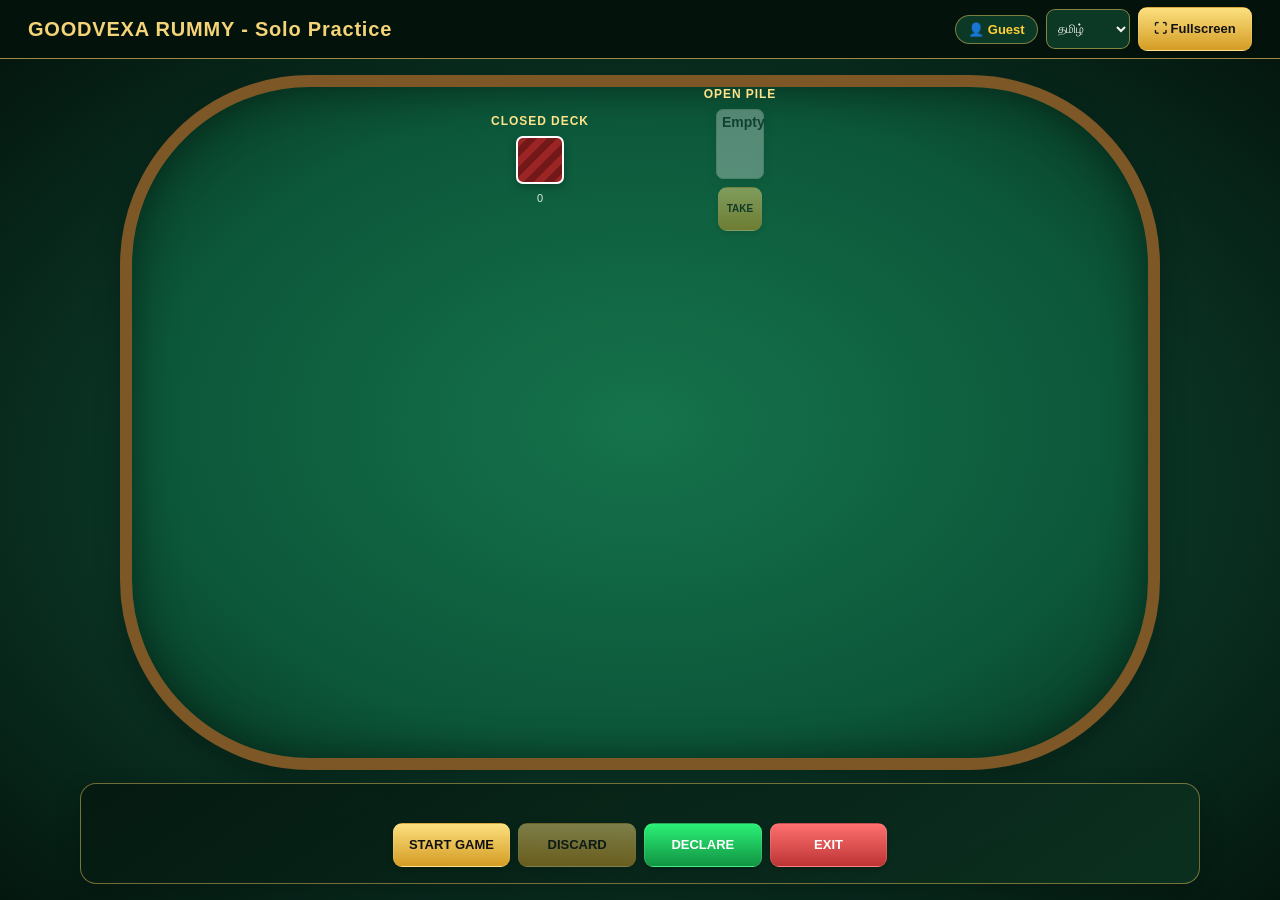
<file: game.html>
<!DOCTYPE html>
<html lang="ta">
<head>
<meta charset="UTF-8">
<meta name="viewport" content="width=device-width, initial-scale=1.0">
<title id="pageTitle">GOODVEXA RUMMY - Practice</title>

<style>
*, *::before, *::after { box-sizing: border-box; }
:root {
  color-scheme: dark;
  --table-green: #0c573a;
  --felt-edge: #7d5726;
  --gold: #e8c45b;
  --surface: #0a241a;
}
html, body { width: 100%; min-height: 100%; }
body {
  margin: 0;
  height: 100vh;
  height: 100dvh;
  min-height: 0;
  overflow: hidden;
  display: grid;
  grid-template-rows: auto minmax(0, 1fr);
  background: #04170f;
  color: #f8f7ef;
  font-family: "Segoe UI", Tahoma, Geneva, Verdana, sans-serif;
}
header {
  display: flex;
  align-items: center;
  justify-content: space-between;
  min-height: 54px;
  padding: 7px clamp(12px, 3vw, 28px);
  gap: 12px;
  border-bottom: 1px solid rgba(232,196,91,.68);
  background: #03120b;
}
.logo-title { color: #f4d477; font-size: clamp(15px, 2vw, 20px); font-weight: 800; letter-spacing: .04em; }
.header-actions { display: flex; align-items: center; gap: 8px; flex-shrink: 0; }
.header-actions .language-select { min-height: 40px; max-width: 110px; padding: 5px 7px; border: 1px solid rgba(232,196,91,.55); border-radius: 9px; background: #0c3826; color: #f8f7ef; font: inherit; font-size: 12px; }
.header-actions .language-select:not([data-ready="true"]) { visibility: hidden; }
.header-actions .language-select:focus-visible { outline: 3px solid #ffe38b; outline-offset: 2px; }
.user-badge { padding: 6px 12px; border: 1px solid rgba(232,196,91,.5); border-radius: 999px; background: #0c3826; color: #e2f0d9; font-size: 13px; }
.user-badge span { color: #ffcf36; font-weight: 700; }
.avatar-box { display: flex; align-items: center; justify-content: center; width: 36px; height: 36px; border: 2px solid var(--gold); border-radius: 50%; background: #1b4332; box-shadow: 0 4px 8px rgba(0,0,0,.28); }
.game-container {
  position: static;
  min-height: 0;
  width: min(100%, 1500px);
  margin: 0 auto;
  padding: clamp(8px, 1.8vh, 18px) clamp(10px, 2.5vw, 32px);
  display: grid;
  grid-template-rows: auto minmax(190px, 1fr) auto;
  grid-template-areas: "opponent" "table" "player";
  align-items: stretch;
  justify-items: stretch;
  justify-content: stretch;
  gap: clamp(8px, 1.4vh, 16px);
  overflow: auto;
  overflow-x: hidden;
  background: radial-gradient(ellipse at center, #125c40 0%, #092e20 66%, #04170f 100%);
}
.game-container[data-mode="practice"] {
  grid-template-rows: minmax(0, 1fr) auto;
  grid-template-areas: "table" "player";
}
.game-container[data-mode="practice"] .opponent-area,
.opponent-area[hidden] { display: none !important; }
.opponent-area {
  position: static;
  grid-area: opponent;
  justify-self: center;
  flex-direction: row;
  gap: 10px;
  padding: 5px 14px;
  border: 1px solid rgba(232,196,91,.36);
  border-radius: 999px;
  background: rgba(3,18,11,.58);
}
.avatar-box { width: 36px; height: 36px; font-size: 18px; }
.rummy-table {
  position: relative;
  inset: auto;
  grid-area: table;
  transform: none;
  width: min(100%, 1040px);
  min-width: 0;
  height: auto;
  min-height: 190px;
  max-height: none;
  justify-self: center;
  align-self: stretch;
  border: clamp(6px, 1.1vw, 12px) solid var(--felt-edge);
  border-radius: clamp(70px, 15vw, 190px);
  box-shadow: inset 0 0 44px rgba(0,0,0,.46), 0 12px 26px rgba(0,0,0,.28);
  background: radial-gradient(ellipse at center, #15734b 0%, var(--table-green) 68%, #073823 100%);
}
.table-center { gap: clamp(34px, 9vw, 100px); }
.table-center { display: flex; align-items: center; justify-content: center; }
.deck-box, .discard-box { display: flex; min-width: 100px; flex-direction: column; align-items: center; gap: 8px; }
.deck-title { color: #ffe38b; font-size: 12px; font-weight: 700; letter-spacing: .08em; }
.card {
  display: flex;
  flex-direction: column;
  align-items: stretch;
  justify-content: space-between;
  flex: 0 0 48px;
  width: 48px;
  height: 70px;
  margin-left: 0;
  padding: 5px;
  border: 1px solid #d6d6d6;
  border-radius: 7px;
  background: #fff;
  color: #171717;
  font-family: inherit;
  font-size: 14px;
  font-weight: 700;
  line-height: 1;
  text-align: left;
  cursor: pointer;
  box-shadow: 0 3px 9px rgba(0,0,0,.28);
  transition: transform .16s ease, box-shadow .16s ease;
}
.card.red { color: #c51f32; }
.card-face { display: flex; flex-direction: column; align-items: flex-start; justify-content: flex-start; gap: 1px; max-width: 100%; }
.card-rank { font-size: clamp(19px, 2vw, 25px); font-weight: 900; -webkit-text-stroke: .2px currentColor; line-height: .95; letter-spacing: -.045em; }
.card-suit { font-size: clamp(20px, 2.1vw, 26px); font-weight: 900; -webkit-text-stroke: .2px currentColor; line-height: .9; }
.card.joker-card .card-rank { font-size: clamp(15px, 1.55vw, 20px); letter-spacing: 0; }
.card-back { border: 2px solid #fff; background: repeating-linear-gradient(135deg, #9b2424 0 7px, #721818 7px 14px); }
.card.selected { transform: translateY(-8px); }
.card.grouped-card {
  opacity: 1;
  border-color: #bac7bd;
  background: #fff;
  outline: 2px solid rgba(83,215,138,.48);
  outline-offset: -2px;
}
.card-back { appearance: none; }
.player-area {
  display: flex;
  flex-direction: column;
  align-items: center;
  position: relative;
  z-index: auto;
  grid-area: player;
  width: min(100%, 1120px);
  max-width: none;
  min-width: 0;
  justify-self: center;
  gap: 9px;
  padding: 10px clamp(10px, 1.8vw, 22px) 12px;
  border: 1px solid rgba(232,196,91,.48);
  border-radius: 16px;
  background: linear-gradient(145deg, rgba(5,26,17,.96), rgba(11,48,32,.97));
  box-shadow: 0 8px 24px rgba(0,0,0,.24);
}
.practice-groups {
  display: flex;
  flex-flow: row nowrap;
  align-items: start;
  justify-content: safe center;
  width: 100%;
  min-width: 0;
  gap: clamp(8px, 1.2vw, 16px);
  overflow-x: auto;
  overflow-y: hidden;
  padding: 10px 1px 5px;
  overscroll-behavior-inline: contain;
  scrollbar-width: thin;
  scrollbar-color: #8e713a rgba(0,0,0,.15);
}
#hand[hidden] { display: none !important; }
.practice-group { flex: 0 0 auto; width: max-content; min-width: max-content; border-radius: 7px 7px 5px 5px; background: rgba(0,0,0,.12); }
.practice-group-cards { display: flex; flex-wrap: nowrap; align-items: flex-start; justify-content: flex-start; gap: clamp(2px, .35vw, 5px); }
.practice-group-cards .card { flex: 0 0 clamp(48px, 4vw, 56px); width: clamp(48px, 4vw, 56px); height: clamp(68px, 7vh, 78px); cursor: pointer; }
.practice-group-label { display: block; width: 100%; min-height: 21px; padding: 4px 7px; border: 0; border-radius: 0 0 5px 5px; color: #fff; font-family: inherit; font-size: 10px; font-weight: 800; line-height: 1.2; letter-spacing: .035em; text-align: center; white-space: nowrap; cursor: pointer; }
.practice-group.pure .practice-group-label { background: #258447; }
.practice-group.impure .practice-group-label { background: #167a91; }
.practice-group.set .practice-group-label { background: #7150a4; }
.practice-group.unmatched .practice-group-label { background: #a74343; }
.card[role="button"]:focus-visible, button:focus-visible { outline: 3px solid #fff1a8; outline-offset: 2px; }
.action-bar {
  width: max-content;
  max-width: 100%;
  margin-inline: auto;
  display: grid;
  grid-template-columns: repeat(4, minmax(0, 1fr));
  justify-self: center;
  gap: 8px;
}
.btn {
  display: inline-flex;
  align-items: center;
  justify-content: center;
  min-width: 0;
  min-height: 44px;
  border: 1px solid rgba(255,255,255,.12);
  padding: 9px clamp(7px, 1.2vw, 16px);
  background: linear-gradient(180deg, #fce07e 0%, #d49c24 100%);
  color: #111;
  border-radius: 9px;
  font-size: clamp(11px, 1.1vw, 13px);
  font-weight: 700;
  line-height: 1.2;
  font-family: inherit;
  white-space: normal;
  text-align: center;
  cursor: pointer;
  box-shadow: 0 2px 5px rgba(0,0,0,.22);
}
.btn:disabled { opacity: .48; cursor: not-allowed; }
.btn-declare { color: #fff; background: linear-gradient(180deg, #2bf076 0%, #119443 100%); }
.btn-exit { color: #fff; background: linear-gradient(180deg, #ff7070 0%, #bd3434 100%); }
.status-msg {
  position: static;
  align-self: stretch;
  max-width: 100%;
  padding: 7px 12px;
  border-radius: 9px;
  text-align: center;
  line-height: 1.35;
  overflow-wrap: anywhere;
}
.orientation-note { display: none; text-align: center; font-size: 12px; color: #ffe38b; }
.declaration-result { align-self: stretch; max-height: 24vh; overflow: auto; line-height: 1.5; }
.declaration-result:empty { display: none; }
.declaration-result div { padding-top: 3px; }
.groups-empty { grid-column: 1 / -1; padding: 10px; color: #bfcec4; text-align: center; }

@media (max-width: 700px) {
  header { min-height: 48px; padding: 5px 10px; }
  .user-badge { padding: 5px 9px; font-size: 12px; }
  .fullscreen-btn { min-height: 40px; padding: 6px 9px; font-size: 11px; }
  .header-actions { gap: 5px; }
  .header-actions .language-select { max-width: 88px; min-height: 38px; padding: 4px; font-size: 11px; }
  .game-container {
    grid-template-rows: auto minmax(135px, 1fr) auto;
    gap: 7px;
    padding: 7px 9px;
  }
  .opponent-area { padding: 3px 10px; }
  .rummy-table { width: 100%; min-height: 135px; border-radius: 80px; }
  .table-center { gap: clamp(22px, 8vw, 58px); }
  .deck-box, .discard-box { min-width: 76px; }
  .deck-title { font-size: 10px; }
  .player-area { width: 100%; gap: 6px; padding: 7px; border-radius: 13px; }
  .practice-groups { gap: 8px; }
  .practice-group-cards { gap: 2px; }
  .practice-group-cards .card { flex-basis: clamp(29px, 9vw, 40px); width: clamp(29px, 9vw, 40px); height: 54px; padding: 4px 3px; font-size: 12px; }
  .practice-group-cards .card-rank { font-size: clamp(15px, 2.5vw, 20px); }
  .practice-group-cards .card-suit { font-size: clamp(17px, 2.9vw, 23px); }
  .practice-group-cards .card.joker-card .card-rank { font-size: clamp(13px, 2.1vw, 16px); }
  .practice-group-label { min-height: 20px; font-size: 9px; }
  .action-bar { grid-template-columns: repeat(4, minmax(0, 1fr)); gap: 6px; }
  .action-bar .btn { min-height: 43px; padding: 7px 5px; font-size: 11px; }
  .status-msg { font-size: 12px; }
}
@media (max-width: 700px) and (orientation: portrait) {
  body { height: auto; min-height: 100dvh; overflow: auto; }
  .game-container { min-height: calc(100dvh - 48px); grid-template-rows: auto minmax(150px, 24dvh) auto; overflow: visible; }
  .orientation-note { display: block; }
  .player-area { padding: 9px; }
  .practice-group-cards .card { flex-basis: clamp(36px, 11vw, 48px); width: clamp(36px, 11vw, 48px); height: 62px; }
}
@media (orientation: landscape) and (max-height: 600px) {
  header { min-height: 44px; padding: 3px 10px; }
  .game-container {
    grid-template-rows: auto minmax(96px, 1fr) auto;
    gap: 3px;
    padding: 3px clamp(8px, 1.5vw, 14px);
    overflow: hidden;
  }
  .game-container[data-mode="practice"] { grid-template-rows: minmax(96px, 1fr) auto; }
  .opponent-area { display: flex; align-items: center; min-height: 24px; gap: 5px; padding: 1px 7px; }
  .avatar-box { width: 22px; height: 22px; font-size: 13px; }
  .rummy-table { min-height: 96px; border-radius: 48px; }
  .table-center { gap: clamp(12px, 5vw, 42px); }
  .deck-box, .discard-box { width: clamp(76px, 12vw, 104px); min-width: 0; gap: 2px; }
  .deck-title { font-size: 9px; letter-spacing: .04em; }
  .deck-box .card, #discardTop .card { width: 43px; height: 44px; min-height: 0; padding: 3px; font-size: 11px; }
  #discardTop .card-rank { font-size: 15px; }
  #discardTop .card-suit { font-size: 17px; }
  #deckCount { font-size: 10px !important; line-height: 1; }
  #pileBtn { min-height: 28px; padding: 3px 8px !important; font-size: 10px !important; }
  .player-area { min-height: 0; gap: 2px; padding: 3px 8px; }
  .practice-groups { gap: 7px; padding-bottom: 3px; }
  .practice-group-cards { gap: 2px; }
  .practice-group-cards .card { flex-basis: clamp(32px, 5.5vw, 40px); width: clamp(32px, 5.5vw, 40px); height: 48px; padding: 3px; border-radius: 4px; font-size: 10px; }
  .practice-group-cards .card-rank { font-size: clamp(14px, 2.2vw, 18px); }
  .practice-group-cards .card-suit { font-size: clamp(16px, 2.5vw, 20px); }
  .practice-group-cards .card.joker-card .card-rank { font-size: 12px; }
  .practice-group-label { min-height: 17px; padding: 3px 5px; font-size: 8px; }
  .card.selected { transform: translateY(-4px); }
  .status-msg { max-height: 18px; min-height: 0; padding: 1px 5px; font-size: 9px; line-height: 1.1; overflow: hidden; }
  .status-msg:empty { display: none; }
  .action-bar { grid-template-columns: repeat(4, minmax(0, 1fr)); gap: 4px; }
  .action-bar .btn { min-height: 34px; padding: 3px 2px; font-size: 9px; }
}
@media (min-width: 701px) and (min-height: 750px) {
  .game-container { grid-template-rows: auto minmax(250px, 1fr) auto; }
  .player-area { padding: 14px 22px 16px; gap: 11px; }
}
</style>
</head>

<body>

<header>
  <div class="logo-title" id="modeHeaderTitle">♠ GOODVEXA RUMMY ♥</div>
  <div class="header-actions">
    <div class="user-badge">👤 <span id="playerName">Guest</span></div>
    <select class="language-select" data-language-selector aria-label="Language">
      <option value="ta">தமிழ்</option><option value="en">English</option><option value="hi">हिंदी</option><option value="te">తెలుగు</option><option value="ml">മലയാളം</option><option value="kn">ಕನ್ನಡ</option><option value="mr">मराठी</option><option value="bn">বাংলা</option><option value="gu">ગુજરાતી</option><option value="pa">ਪੰਜਾਬੀ</option>
    </select>
    <button class="btn fullscreen-btn" type="button" onclick="toggleFullscreen()" aria-label="Enter fullscreen">⛶ Fullscreen</button>
  </div>
</header>

<main class="game-container" id="gameContainer">

  <!-- Opponent seat marker -->
  <section class="opponent-area" id="opponentArea" aria-label="Opponent area">
    <div class="avatar-box" aria-hidden="true">🃏</div>
  </section>

  <!-- CENTER RUMMY TABLE -->
  <section class="rummy-table" id="tableArea" aria-label="Rummy table">
    <div class="table-center">
      
      <!-- CLOSED DECK -->
      <div class="deck-box">
        <span class="deck-title">CLOSED DECK</span>
        <button type="button" class="card card-back" onclick="drawFromDeck()" id="drawBtn" aria-label="Draw from closed deck"></button>
        <small id="deckCount" style="color:#d8eadf; font-size:11px;">0 Left</small>
      </div>

      <!-- DISCARD PILE -->
      <div class="discard-box">
        <span class="deck-title">OPEN PILE</span>
        <div id="discardTop">
          <div class="card" style="opacity:0.3;">Empty</div>
        </div>
        <button class="btn" style="padding:4px 8px; font-size:10px;" onclick="drawFromDiscard()" id="pileBtn" disabled>TAKE</button>
      </div>

    </div>
  </section>

  <!-- BOTTOM PLAYER INTERFACE -->
  <section class="player-area" id="playerArea" aria-label="Your hand and game controls">
    
    <div class="practice-groups" id="hand" aria-label="Your card groups" hidden></div>
    <div class="status-msg" id="message" role="status" aria-live="polite">விளையாட்டு முறை ஏற்றப்படுகிறது...</div>
    <p class="orientation-note">Landscape works best. Rotate your device, or continue in portrait.</p>

    <!-- GAME CONTROL BUTTONS -->
    <div class="action-bar">
      <button class="btn" onclick="startGame()">START GAME</button>
      <button class="btn" onclick="discardSelected()" id="discardBtn" disabled>DISCARD</button>
      <button class="btn btn-declare" onclick="declareRummy()">DECLARE</button>
      <button class="btn btn-exit" onclick="window.location.href='index.html'">EXIT</button>
    </div>
    <div class="declaration-result" id="declarationResult" aria-live="polite"></div>

  </section>
</main>

<script src="assets/language.js"></script>
<script src="assets/rummy-rules.js"></script>
<script>
"use strict";

let deck = [];
let hand = [];
let discardPile = [];
let selected = [];
let groups = [];
let groupTypes = [];
let mustDiscard = false;
let gameStarted = false;
let currentMode = "practice";

window.onload = function() {
    const savedUser = localStorage.getItem('rummy_user');
    if (savedUser) {
      try {
        const parsedUser = JSON.parse(savedUser);
        const nameOnly = (parsedUser && parsedUser.username) || savedUser;
        const publicName = typeof nameOnly === "string" && !nameOnly.includes("@") ? nameOnly : "Guest";
        document.getElementById('playerName').textContent = publicName;
        if ((parsedUser && typeof parsedUser === "object") || publicName !== nameOnly) localStorage.setItem('rummy_user', publicName);
      } catch (_) {
        document.getElementById('playerName').textContent = savedUser.includes("@") ? "Guest" : savedUser;
      }
    }
    // Legacy client-only fields are not needed for authentication or public identity.
    localStorage.removeItem('rummy_email');
    localStorage.removeItem('rummy_wallet');

    // URL Parameter-ஐ சரிபார்த்து Game Mode-ஐ தீர்மானித்தல்
    const urlParams = new URLSearchParams(window.location.search);
    currentMode = urlParams.get('mode') || 'practice';

    applyGameModeLayout(currentMode);
    render();
};

function applyGameModeLayout(mode) {
    const titleEl = document.getElementById("modeHeaderTitle");
    const msgEl = document.getElementById("message");
    const gameContainer = document.getElementById("gameContainer");
    const opponentArea = document.getElementById("opponentArea");
    gameContainer.dataset.mode = mode;
    opponentArea.hidden = mode === "practice";

    document.querySelector('.action-bar button[onclick="startGame()"]').disabled = false;
    switch(mode) {
        case 'practice':
            titleEl.textContent = "GOODVEXA RUMMY - Solo Practice";
            msgEl.textContent = "";
            break;
        case 'multiplayer':
            titleEl.textContent = "GOODVEXA RUMMY - Multiplayer";
            msgEl.textContent = "Multiplayer is not implemented. Choose Practice for solo play.";
            document.querySelector('.action-bar button[onclick="startGame()"]').disabled = true;
            break;
        case 'tournament':
            titleEl.textContent = "GOODVEXA RUMMY - Tournaments";
            msgEl.textContent = "Tournaments are not implemented. Choose Practice for solo play.";
            document.querySelector('.action-bar button[onclick="startGame()"]').disabled = true;
            break;
        default:
            titleEl.textContent = "GOODVEXA RUMMY - Solo Practice";
            msgEl.textContent = "";
            break;
    }
}

function rankText(card) {
  if (card.joker) return "JK";
  if (card.rank === 1) return "A";
  if (card.rank === 11) return "J";
  if (card.rank === 12) return "Q";
  if (card.rank === 13) return "K";
  return String(card.rank);
}

function cardHTML(card, index, selectable) {
  const color = card.red ? "red" : "";
  const chosen = selectable && selected.includes(index);
  const grouped = selectable && groups.some(group => group.includes(card));
  const label = card.joker ? "JK" : rankText(card);
  const accessibleLabel = card.joker ? "JOKER" : label;

  return `
    <div class="card ${color} ${card.joker ? "joker-card" : ""} ${chosen ? "selected" : ""} ${grouped ? "grouped-card" : ""}" ${selectable ? `onclick="selectCard(${index}, event)" draggable="true" ondragstart="startCardDrag(${index}, event)" ondragend="endCardDrag(event)" ontouchstart="startTouchDrag(${index}, event)"` : ""} role="${selectable ? "button" : "img"}" aria-label="${accessibleLabel} ${card.suit}${grouped ? ', grouped' : ''}">
      <span class="card-face"><strong class="card-rank">${label}</strong><span class="card-suit">${card.suit}</span></span>
    </div>
  `;
}

function startGame() {
  if (currentMode === "multiplayer" || currentMode === "tournament") return;
  deck = RummyEngine.createDeck();
  hand = [];
  discardPile = [];
  selected = [];
  groups = [];
  groupTypes = [];
  mustDiscard = false;
  gameStarted = true;
  document.getElementById("declarationResult").textContent = "";

  for (let i = 0; i < 13; i++) hand.push(deck.pop());
  sortHand();
  initializeGroups();
  discardPile.push(deck.pop());

  showMessage("Game started. Draw a card, then discard one card to finish your turn.");
  render();
}

function render() {
  const handElement = document.getElementById("hand");
  if (currentMode === "practice") handElement.hidden = !gameStarted || hand.length === 0;
  ensureFourGroups();
  handElement.innerHTML = groups.map((group, index) => {
    const validation = RummyEngine.validateGroup(group);
    const type = validation.valid ? validation.type : "Unmatched cards";
    const key = type === "Pure Sequence" ? "pure" : type === "Impure Sequence" ? "impure" : type === "Set" ? "set" : "unmatched";
    const label = type === "Unmatched cards" ? "UNMATCHED" : type.toUpperCase();
    const cards = group.map(card => cardHTML(card, hand.indexOf(card), true)).join("");
    return `<section class="practice-group ${key}" data-group-index="${index}" aria-label="${label}" role="group" ondragover="allowGroupDrop(event)" ondrop="dropCardsIntoGroup(${index}, event)">
      <div class="practice-group-cards">${cards}</div>
      <button type="button" class="practice-group-label" data-group-index="${index}" onclick="moveSelectedToGroup(${index}, event)" aria-label="Move selected cards to ${label.toLowerCase()}">${label}</button>
    </section>`;
  }).join("");
  document.getElementById("deckCount").textContent = String(deck.length);
  document.getElementById("drawBtn").disabled = !gameStarted || mustDiscard || deck.length === 0;

  const top = discardPile[discardPile.length - 1];
  document.getElementById("discardTop").innerHTML = top ? cardHTML(top, -1, false) : '<div class="card" style="opacity:0.3;">Empty</div>';

  document.getElementById("pileBtn").disabled = !gameStarted || mustDiscard || discardPile.length === 0;
  document.getElementById("discardBtn").disabled = !gameStarted || !mustDiscard || selected.length !== 1;

}

function ensureFourGroups() {
  while (groups.length < 4) groups.push([]);
  if (groups.length > 4) {
    groups[3].push(...groups.splice(4).flat());
  }
  for (let index = 0; index < 4; index++) {
    if (!Array.isArray(groups[index])) groups[index] = [];
  }
  groupTypes = groups.map(group => {
    const result = RummyEngine.validateGroup(group);
    return result.valid ? result.type : "Unmatched cards";
  });
}

function sortGroupCards(group) {
  const suitOrder = { "♠": 1, "♥": 2, "♦": 3, "♣": 4 };
  group.sort((first, second) => {
    if (first.joker && second.joker) return String(first.id).localeCompare(String(second.id));
    if (first.joker) return 1;
    if (second.joker) return -1;
    return (first.rank - second.rank) || (suitOrder[first.suit] - suitOrder[second.suit]);
  });
}

function initializeGroups() {
  groups = [hand.slice(0, 3), hand.slice(3, 6), hand.slice(6, 9), hand.slice(9, 13)];
  groups.forEach(sortGroupCards);
  ensureFourGroups();
}

function analyzeHand() {
  ensureFourGroups();
}

function moveSelectedToGroup(destination, event) {
  if (event && typeof event.stopPropagation === "function") event.stopPropagation();
  destination = Number(event && event.currentTarget && event.currentTarget.dataset
    ? event.currentTarget.dataset.groupIndex
    : destination);
  if (!gameStarted || !Number.isInteger(destination) || destination < 0 || destination >= 4 || selected.length === 0) return;
  moveCardsToGroup(selected, destination);
}

function moveCardsToGroup(cardIndexes, destination) {
  if (!gameStarted || !Number.isInteger(destination) || destination < 0 || destination >= 4) return;
  ensureFourGroups();
  const moving = [...new Set(cardIndexes.map(index => hand[index]).filter(Boolean))]
    .sort((first, second) => hand.indexOf(first) - hand.indexOf(second));
  if (!moving.length) return;
  const affectedGroups = new Set([destination]);
  moving.forEach(card => {
    groups.forEach((group, source) => {
      if (source !== destination) {
        const cardIndex = group.indexOf(card);
        if (cardIndex !== -1) {
          group.splice(cardIndex, 1);
          affectedGroups.add(source);
        }
      }
    });
    if (!groups[destination].includes(card)) groups[destination].push(card);
  });
  affectedGroups.forEach(index => sortGroupCards(groups[index]));
  selected = [];
  analyzeHand();
  render();
}

function startCardDrag(index, event) {
  if (!event.dataTransfer) return;
  event.dataTransfer.setData("text/plain", String(index));
  event.dataTransfer.effectAllowed = "move";
  if (event.currentTarget.classList) event.currentTarget.classList.add("dragging-card");
}

function endCardDrag(event) {
  if (event.currentTarget && event.currentTarget.classList) event.currentTarget.classList.remove("dragging-card");
}

function allowGroupDrop(event) {
  event.preventDefault();
  if (event.dataTransfer) event.dataTransfer.dropEffect = "move";
}

function dropCardsIntoGroup(destination, event) {
  event.preventDefault();
  event.stopPropagation();
  if (!event.dataTransfer) return;
  const draggedIndex = Number(event.dataTransfer.getData("text/plain"));
  if (!Number.isInteger(draggedIndex) || !hand[draggedIndex]) return;
  const cardIndexes = selected.includes(draggedIndex) ? selected : [draggedIndex];
  moveCardsToGroup(cardIndexes, destination);
}

let activeTouchDrag = null;
function startTouchDrag(index, event) {
  if (!event.touches || event.touches.length !== 1) return;
  const touch = event.touches[0];
  activeTouchDrag = { index, startX: touch.clientX, startY: touch.clientY, dragging: false, target: -1 };
  document.addEventListener("touchmove", updateTouchDrag, { passive: false });
  document.addEventListener("touchend", finishTouchDrag, { once: true });
  document.addEventListener("touchcancel", cancelTouchDrag, { once: true });
}

function updateTouchDrag(event) {
  if (!activeTouchDrag || !event.touches || !event.touches.length) return;
  const touch = event.touches[0];
  const dx = touch.clientX - activeTouchDrag.startX;
  const dy = touch.clientY - activeTouchDrag.startY;
  if (!activeTouchDrag.dragging && Math.hypot(dx, dy) > 8) activeTouchDrag.dragging = true;
  if (!activeTouchDrag.dragging) return;
  event.preventDefault();
  const target = document.elementFromPoint(touch.clientX, touch.clientY);
  const group = target && target.closest("[data-group-index]");
  activeTouchDrag.target = group ? Number(group.dataset.groupIndex) : -1;
}

function finishTouchDrag(event) {
  const drag = activeTouchDrag;
  activeTouchDrag = null;
  document.removeEventListener("touchmove", updateTouchDrag);
  document.removeEventListener("touchcancel", cancelTouchDrag);
  if (!drag || !drag.dragging) return;
  const touch = event.changedTouches && event.changedTouches[0];
  const target = touch && document.elementFromPoint(touch.clientX, touch.clientY);
  const group = target && target.closest("[data-group-index]");
  const destination = group ? Number(group.dataset.groupIndex) : drag.target;
  const cardIndexes = selected.includes(drag.index) ? selected : [drag.index];
  moveCardsToGroup(cardIndexes, destination);
}

function cancelTouchDrag() {
  activeTouchDrag = null;
  document.removeEventListener("touchmove", updateTouchDrag);
}

function selectCard(index, event) {
  if (event && typeof event.stopPropagation === "function") event.stopPropagation();
  if (!gameStarted) return;
  if (selected.includes(index)) {
    selected = selected.filter(i => i !== index);
  } else {
    selected.push(index);
  }
  render();
}

function clearSelection() {
  selected = [];
  render();
}

function drawFromDeck() {
  if (!gameStarted || mustDiscard || deck.length === 0) return;
  const card = deck.pop();
  hand.push(card);
  ensureFourGroups();
  groups[3].push(card);
  sortGroupCards(groups[3]);
  mustDiscard = true;
  selected = [];
  document.getElementById("declarationResult").textContent = "";
  render();
  showMessage("கார்டு எடுத்தாச்சு! ஒரு தேவையற்ற கார்டை வெளியேற்றவும் (DISCARD).");
}

function drawFromDiscard() {
  if (!gameStarted || mustDiscard || discardPile.length === 0) return;
  const card = discardPile.pop();
  hand.push(card);
  ensureFourGroups();
  groups[3].push(card);
  sortGroupCards(groups[3]);
  mustDiscard = true;
  selected = [];
  document.getElementById("declarationResult").textContent = "";
  render();
  showMessage("Open Pile-ல் இருந்து கார்டு எடுத்தாச்சு! ஒரு கார்டை வெளியேற்றவும்.");
}

function discardSelected() {
  if (!mustDiscard || selected.length !== 1) return;
  const card = hand[selected[0]];
  groups.forEach(group => {
    const groupIndex = group.indexOf(card);
    if (groupIndex !== -1) group.splice(groupIndex, 1);
  });
  groups.forEach(sortGroupCards);
  hand.splice(selected[0], 1);
  discardPile.push(card);
  selected = [];
  mustDiscard = false;
  analyzeHand();
  document.getElementById("declarationResult").textContent = "";
  render();
  showMessage("Card discarded. Draw a card for your next turn.");
}

function sortHand() {
  if (!gameStarted) return;
  const suitOrder = { "♠": 1, "♥": 2, "♦": 3, "♣": 4 };
  hand.sort((a, b) => {
    if (a.joker) return 1;
    if (b.joker) return -1;
    return (suitOrder[a.suit] - suitOrder[b.suit]) || (a.rank - b.rank);
  });
  selected = [];
  render();
  showMessage("அட்டைகள் வரிசைப்படுத்தப்பட்டன (Sorted).");
}

// ஒரு Group செல்லுபடியாகும் Sequence அல்லது Set ஆக உள்ளதா?
// GROUP CREATE
function createGroup() {
  if (!gameStarted || selected.length === 0) {
    showMessage("Move one or more selected cards into a group.");
    return;
  }
  if (mustDiscard) {
    showMessage("Discard a card to finish your turn before moving groups.");
    return;
  }
  moveSelectedToGroup(3);
  document.getElementById("declarationResult").textContent = "";
}

// REMOVE GROUP
function removeGroup(index) {
  if (!groups[index] || index === 3) return;
  groups[3].push(...groups[index]);
  sortGroupCards(groups[3]);
  groups[index] = [];
  selected = [];
  document.getElementById("declarationResult").textContent = "";
  analyzeHand();
  render();
}

// DECLARE
function declareRummy() {

  if (!gameStarted) {
    showMessage("முதலில் START GAME அழுத்தவும்.");
    return;
  }

  if (mustDiscard || hand.length !== 13) {
    showMessage("உங்கள் திருப்பத்தை முடித்து 13 கார்டுகளுடன் Declare செய்யவும்.");
    return;
  }

  const result = RummyEngine.validateDeclaredGroups(groups, hand);
  const resultBox = document.getElementById("declarationResult");

  if (!result.valid) {
    resultBox.textContent = `Invalid declaration: ${result.message}`;
    showMessage(result.message);
    return;
  }

  resultBox.innerHTML = `<strong>${result.message}</strong>${result.groups.map((group, index) => `<div>Group ${index + 1} · ${group.type}: ${group.cards.map(card => card.joker ? "Joker" : `${rankText(card)}${card.suit}`).join(" · ")}</div>`).join("")}`;
  showMessage("Valid declaration. Well played!");

  gameStarted = false;
  render();
}

function showMessage(msg) {
  document.getElementById("message").textContent = msg;
}

async function toggleFullscreen() {
  try {
    if (!document.fullscreenElement) {
      await document.documentElement.requestFullscreen();
      if (screen.orientation && screen.orientation.lock) {
        try { await screen.orientation.lock("landscape"); } catch (_) { /* Use the responsive portrait layout when locking is unavailable. */ }
      }
    } else {
      await document.exitFullscreen();
      if (screen.orientation && screen.orientation.unlock) screen.orientation.unlock();
    }
  } catch (_) {
    showMessage("Fullscreen is unavailable in this browser. The responsive layout remains available.");
  }
}

render();
</script>

</body>
</html>
</file>
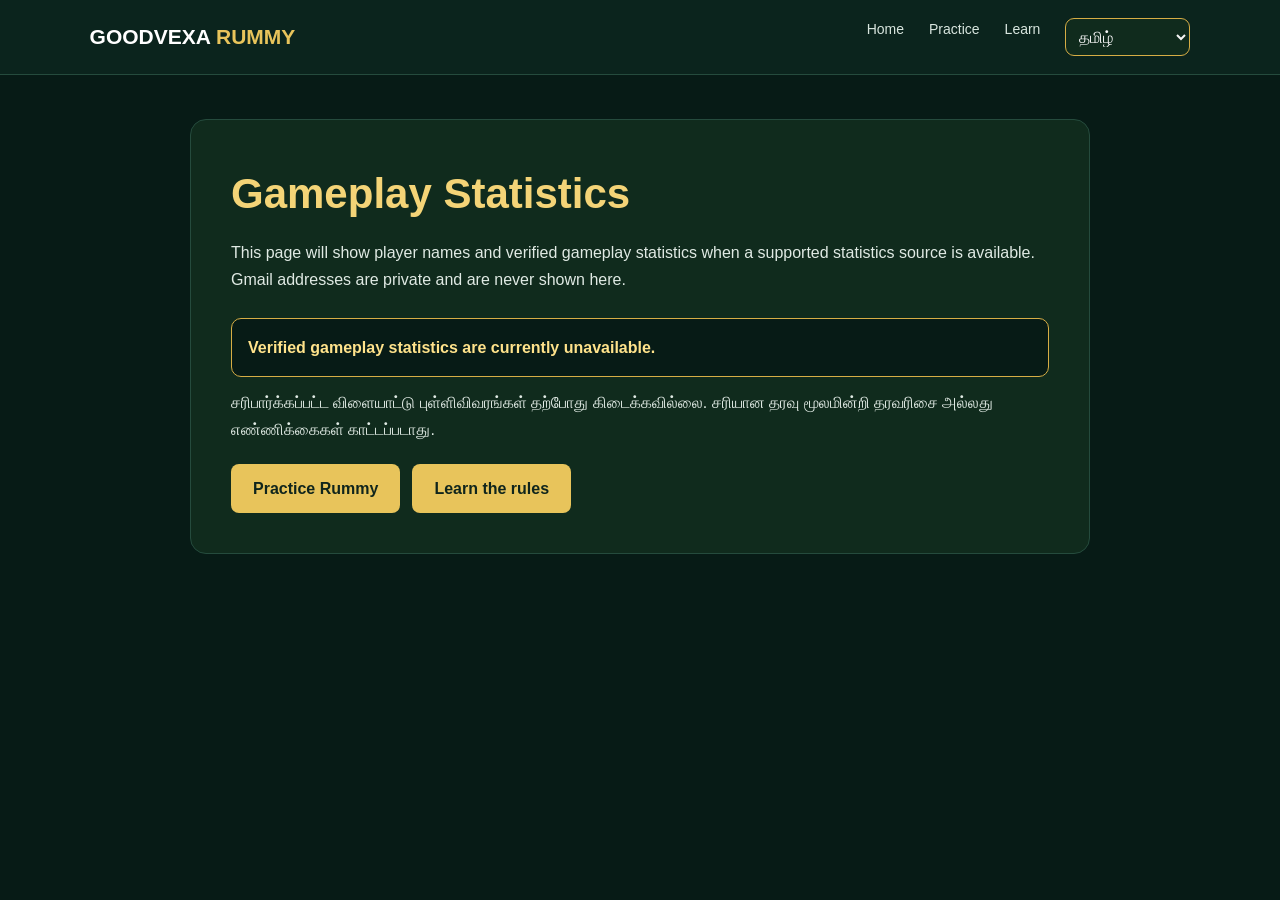
<file: leaderboard.html>
<!doctype html>
<html lang="en">
<head>
  <meta charset="utf-8">
  <meta name="viewport" content="width=device-width, initial-scale=1">
  <meta name="theme-color" content="#071b16">
  <title>Gameplay Statistics | GOODVEXA RUMMY</title>
  <link rel="stylesheet" href="assets/style.css">
  <style>
    main{width:min(100% - 32px,900px);margin:44px auto}.panel{padding:clamp(22px,5vw,40px);background:#102b1d;border:1px solid #254b3d;border-radius:16px}.panel h1{font-size:clamp(28px,6vw,42px);color:#f4d477}.panel p{margin-top:12px;line-height:1.7;color:#e0eae4}.status{margin-top:24px;padding:16px;border:1px solid #d6ad45;border-radius:10px;background:#071b16;color:#ffe38b;font-weight:700}.actions{display:flex;flex-wrap:wrap;gap:12px;margin-top:20px}.actions a{color:#10251c}@media(max-width:600px){main{width:min(100% - 20px,900px);margin:22px auto}.header{flex-wrap:wrap;padding:12px 16px}.header nav{gap:12px;flex-wrap:wrap}}
  </style>
</head>
<body>
  <header class="header">
    <a class="logo" href="index.html">GOODVEXA <span>RUMMY</span></a>
    <nav aria-label="Main navigation"><a href="index.html">Home</a><a href="game.html?mode=practice">Practice</a><a href="learn.html">Learn</a>
      <select class="language-select" data-language-selector aria-label="Language">
        <option value="ta">தமிழ்</option><option value="en">English</option><option value="hi">हिंदी</option><option value="te">తెలుగు</option><option value="ml">മലയാളം</option><option value="kn">ಕನ್ನಡ</option><option value="mr">मराठी</option><option value="bn">বাংলা</option><option value="gu">ગુજરાતી</option><option value="pa">ਪੰਜਾਬੀ</option>
      </select>
    </nav>
  </header>
  <main>
    <section class="panel">
      <h1>Gameplay Statistics</h1>
      <p>This page will show player names and verified gameplay statistics when a supported statistics source is available. Gmail addresses are private and are never shown here.</p>
      <div class="status" role="status">Verified gameplay statistics are currently unavailable.</div>
      <p lang="ta">சரிபார்க்கப்பட்ட விளையாட்டு புள்ளிவிவரங்கள் தற்போது கிடைக்கவில்லை. சரியான தரவு மூலமின்றி தரவரிசை அல்லது எண்ணிக்கைகள் காட்டப்படாது.</p>
      <div class="actions"><a class="primary" href="game.html?mode=practice">Practice Rummy</a><a class="primary" href="learn.html">Learn the rules</a></div>
    </section>
  </main>
  <script src="assets/language.js"></script>
</body>
</html>
</file>
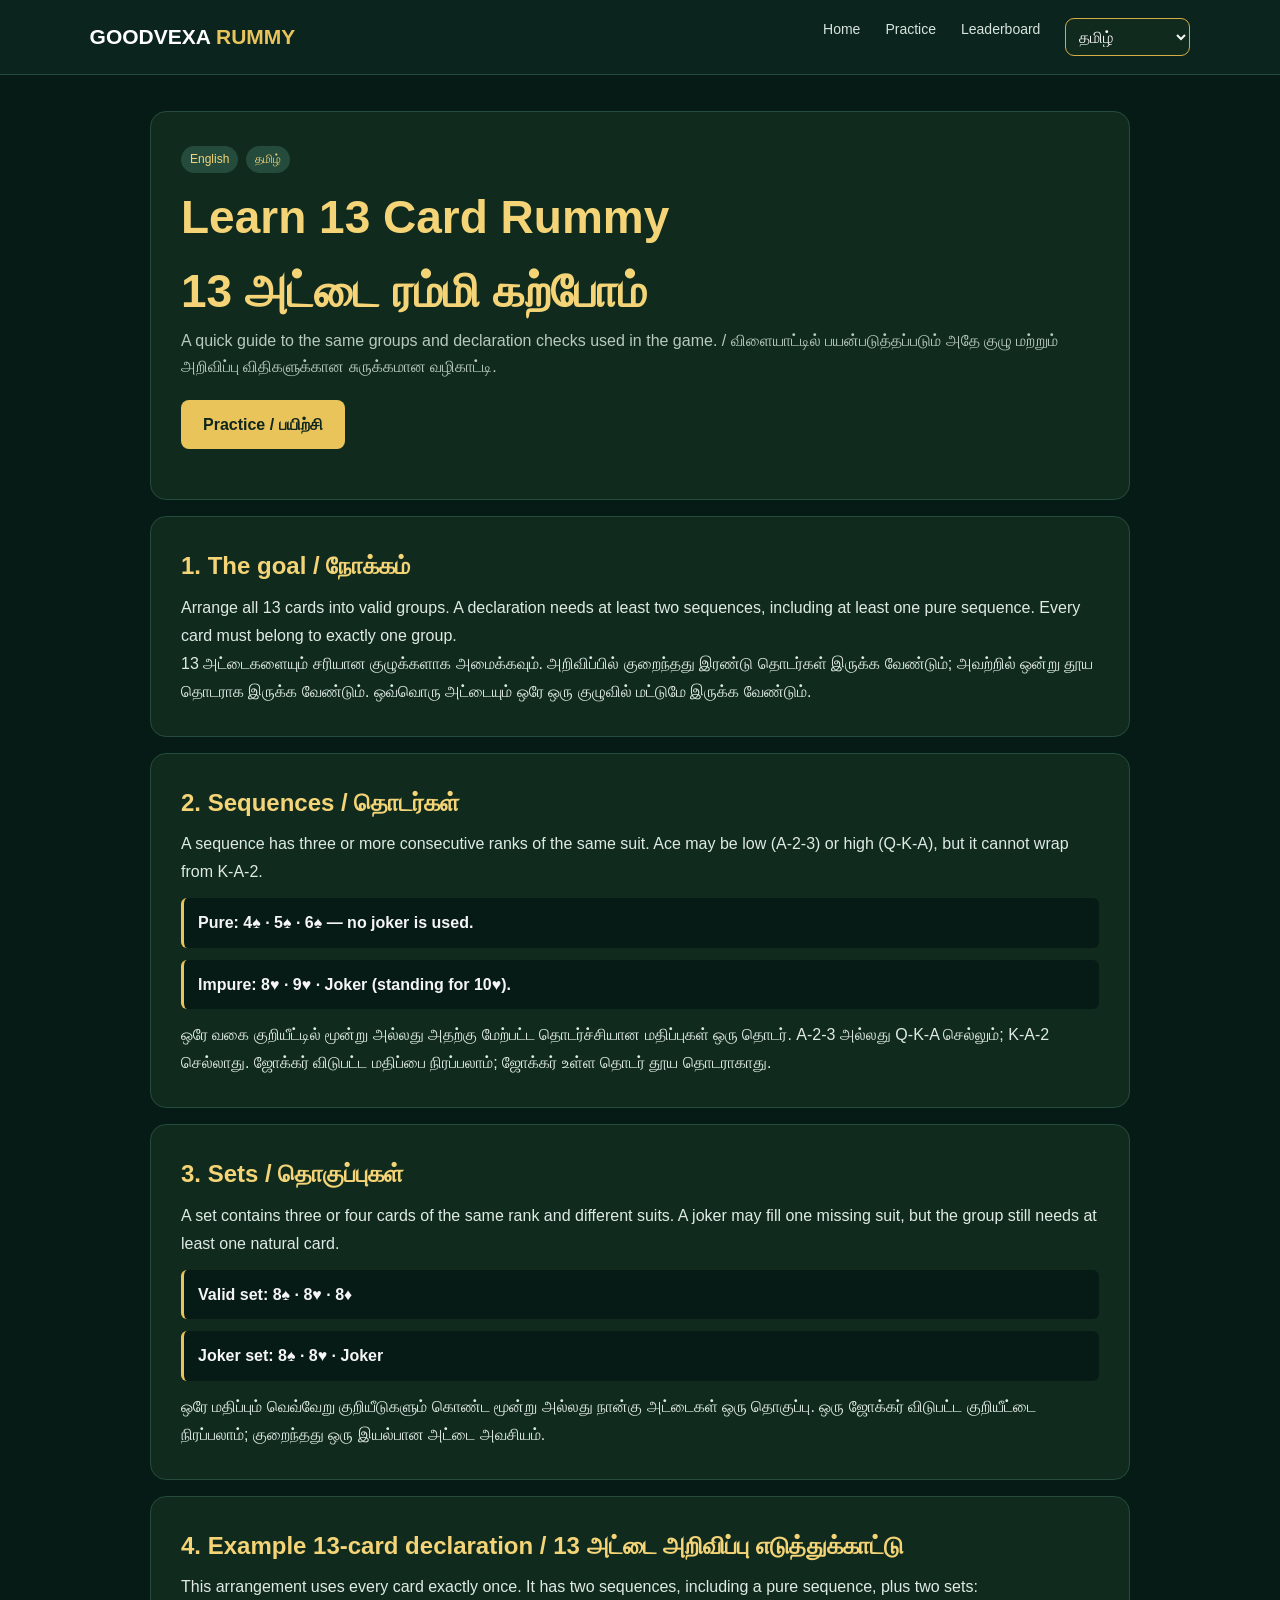
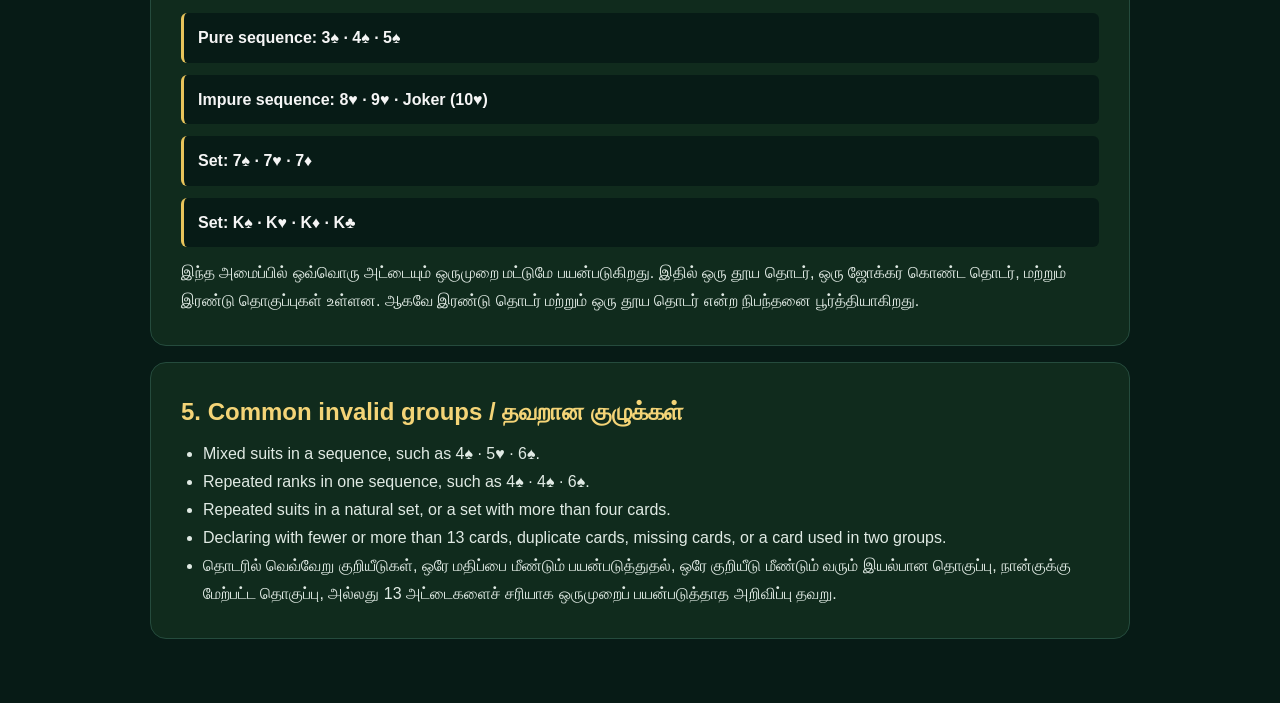
<file: learn.html>
<!doctype html>
<html lang="en">
<head>
  <meta charset="utf-8">
  <meta name="viewport" content="width=device-width, initial-scale=1">
  <meta name="theme-color" content="#071b16">
  <title>Learn 13 Card Rummy | GOODVEXA</title>
  <link rel="stylesheet" href="assets/style.css">
  <style>
    main{width:min(100% - 32px,980px);margin:36px auto 64px}.intro,.lesson{padding:clamp(18px,4vw,30px);margin:16px 0;background:#102b1d;border:1px solid #254b3d;border-radius:16px}.intro h1{font-size:clamp(28px,6vw,46px);color:#f4d477}.lesson h2{color:#f4d477;margin-bottom:8px}.lesson p,.lesson li{line-height:1.75;color:#e0eae4}.lesson ul{padding-left:22px}.example{margin:12px 0;padding:12px 14px;background:#071b16;border-left:3px solid #e8c45b;border-radius:6px;font-weight:700}.subtle{color:#b8c9bf}.actions{display:flex;flex-wrap:wrap;gap:12px;margin:20px 0}.actions a{color:#10251c}.language-label{display:inline-block;margin:4px 8px 8px 0;padding:4px 9px;border-radius:20px;background:#254b3d;color:#f4d477;font-size:12px}
    @media(max-width:600px){main{width:min(100% - 20px,980px);margin-top:20px}.header{flex-wrap:wrap;padding:12px 16px}.header nav{gap:12px;flex-wrap:wrap}}
  </style>
</head>
<body>
  <header class="header">
    <a class="logo" href="index.html">GOODVEXA <span>RUMMY</span></a>
    <nav aria-label="Main navigation"><a href="index.html">Home</a><a href="game.html?mode=practice">Practice</a><a href="leaderboard.html">Leaderboard</a>
      <select class="language-select" data-language-selector aria-label="Language">
        <option value="ta">தமிழ்</option><option value="en">English</option><option value="hi">हिंदी</option><option value="te">తెలుగు</option><option value="ml">മലയാളം</option><option value="kn">ಕನ್ನಡ</option><option value="mr">मराठी</option><option value="bn">বাংলা</option><option value="gu">ગુજરાતી</option><option value="pa">ਪੰਜਾਬੀ</option>
      </select>
    </nav>
  </header>
  <main>
    <section class="intro">
      <span class="language-label">English</span><span class="language-label">தமிழ்</span>
      <h1>Learn 13 Card Rummy<br>13 அட்டை ரம்மி கற்போம்</h1>
      <p class="subtle">A quick guide to the same groups and declaration checks used in the game. / விளையாட்டில் பயன்படுத்தப்படும் அதே குழு மற்றும் அறிவிப்பு விதிகளுக்கான சுருக்கமான வழிகாட்டி.</p>
      <div class="actions"><a class="primary" href="game.html?mode=practice">Practice / பயிற்சி</a></div>
    </section>

    <section class="lesson">
      <h2>1. The goal / நோக்கம்</h2>
      <p>Arrange all 13 cards into valid groups. A declaration needs at least two sequences, including at least one pure sequence. Every card must belong to exactly one group.</p>
      <p lang="ta">13 அட்டைகளையும் சரியான குழுக்களாக அமைக்கவும். அறிவிப்பில் குறைந்தது இரண்டு தொடர்கள் இருக்க வேண்டும்; அவற்றில் ஒன்று தூய தொடராக இருக்க வேண்டும். ஒவ்வொரு அட்டையும் ஒரே ஒரு குழுவில் மட்டுமே இருக்க வேண்டும்.</p>
    </section>

    <section class="lesson">
      <h2>2. Sequences / தொடர்கள்</h2>
      <p>A sequence has three or more consecutive ranks of the same suit. Ace may be low (A-2-3) or high (Q-K-A), but it cannot wrap from K-A-2.</p>
      <div class="example">Pure: 4♠ · 5♠ · 6♠ — no joker is used.</div>
      <div class="example">Impure: 8♥ · 9♥ · Joker (standing for 10♥).</div>
      <p lang="ta">ஒரே வகை குறியீட்டில் மூன்று அல்லது அதற்கு மேற்பட்ட தொடர்ச்சியான மதிப்புகள் ஒரு தொடர். A-2-3 அல்லது Q-K-A செல்லும்; K-A-2 செல்லாது. ஜோக்கர் விடுபட்ட மதிப்பை நிரப்பலாம்; ஜோக்கர் உள்ள தொடர் தூய தொடராகாது.</p>
    </section>

    <section class="lesson">
      <h2>3. Sets / தொகுப்புகள்</h2>
      <p>A set contains three or four cards of the same rank and different suits. A joker may fill one missing suit, but the group still needs at least one natural card.</p>
      <div class="example">Valid set: 8♠ · 8♥ · 8♦</div>
      <div class="example">Joker set: 8♠ · 8♥ · Joker</div>
      <p lang="ta">ஒரே மதிப்பும் வெவ்வேறு குறியீடுகளும் கொண்ட மூன்று அல்லது நான்கு அட்டைகள் ஒரு தொகுப்பு. ஒரு ஜோக்கர் விடுபட்ட குறியீட்டை நிரப்பலாம்; குறைந்தது ஒரு இயல்பான அட்டை அவசியம்.</p>
    </section>

    <section class="lesson">
      <h2>4. Example 13-card declaration / 13 அட்டை அறிவிப்பு எடுத்துக்காட்டு</h2>
      <p>This arrangement uses every card exactly once. It has two sequences, including a pure sequence, plus two sets:</p>
      <div class="example">Pure sequence: 3♠ · 4♠ · 5♠</div>
      <div class="example">Impure sequence: 8♥ · 9♥ · Joker (10♥)</div>
      <div class="example">Set: 7♠ · 7♥ · 7♦</div>
      <div class="example">Set: K♠ · K♥ · K♦ · K♣</div>
      <p lang="ta">இந்த அமைப்பில் ஒவ்வொரு அட்டையும் ஒருமுறை மட்டுமே பயன்படுகிறது. இதில் ஒரு தூய தொடர், ஒரு ஜோக்கர் கொண்ட தொடர், மற்றும் இரண்டு தொகுப்புகள் உள்ளன. ஆகவே இரண்டு தொடர் மற்றும் ஒரு தூய தொடர் என்ற நிபந்தனை பூர்த்தியாகிறது.</p>
    </section>

    <section class="lesson">
      <h2>5. Common invalid groups / தவறான குழுக்கள்</h2>
      <ul>
        <li>Mixed suits in a sequence, such as 4♠ · 5♥ · 6♠.</li>
        <li>Repeated ranks in one sequence, such as 4♠ · 4♠ · 6♠.</li>
        <li>Repeated suits in a natural set, or a set with more than four cards.</li>
        <li>Declaring with fewer or more than 13 cards, duplicate cards, missing cards, or a card used in two groups.</li>
        <li lang="ta">தொடரில் வெவ்வேறு குறியீடுகள், ஒரே மதிப்பை மீண்டும் பயன்படுத்துதல், ஒரே குறியீடு மீண்டும் வரும் இயல்பான தொகுப்பு, நான்குக்கு மேற்பட்ட தொகுப்பு, அல்லது 13 அட்டைகளைச் சரியாக ஒருமுறைப் பயன்படுத்தாத அறிவிப்பு தவறு.</li>
      </ul>
    </section>
  </main>
  <script src="assets/language.js"></script>
</body>
</html>
</file>
<file: assets/style.css>
* {
  margin: 0;
  padding: 0;
  box-sizing: border-box;
}

html {
  scroll-behavior: smooth;
}

body {
  font-family: Arial, "Noto Sans Tamil", sans-serif;
  background: #071b16;
  color: #f5f5f5;
  line-height: 1.6;
}

.header {
  min-height: 75px;
  padding: 15px 7%;
  display: flex;
  align-items: center;
  justify-content: space-between;
  gap: 20px;
  background: #0b241d;
  border-bottom: 1px solid #254b3d;
}

.logo {
  color: #fff;
  text-decoration: none;
  font-size: 21px;
  font-weight: 900;
  white-space: nowrap;
}

.logo span {
  color: #e8c45b;
}

.language-select {
  min-height: 38px;
  max-width: 140px;
  padding: 6px 28px 6px 9px;
  border: 1px solid #d6ad45;
  border-radius: 9px;
  background: #102b1d;
  color: #f5f5f5;
  font: inherit;
  cursor: pointer;
}
.language-select:not([data-ready="true"]) { visibility: hidden; }
.language-select:focus-visible { outline: 3px solid #ffe38b; outline-offset: 2px; }

nav {
  display: flex;
  gap: 25px;
}

nav a {
  color: #d8e5de;
  text-decoration: none;
  font-size: 14px;
}

nav a:hover {
  color: #e8c45b;
}

button,
.primary {
  border: none;
  border-radius: 8px;
  padding: 12px 22px;
  background: #e8c45b;
  color: #10251c;
  font-weight: bold;
  cursor: pointer;
  text-decoration: none;
  display: inline-block;
}

button:hover,
.primary:hover {
  background: #ffda70;
}

.hero {
  min-height: 470px;
  padding: 75px 10%;
  display: flex;
  align-items: center;
  justify-content: space-between;
  gap: 35px;
  background: radial-gradient(circle at 80% 50%, #18533c, #071b16 65%);
}

.hero-content {
  max-width: 570px;
}

.tag {
  color: #e8c45b;
  letter-spacing: 2px;
  font-size: 12px;
  font-weight: bold;
  margin-bottom: 15px;
}

.hero h1 {
  font-size: clamp(38px, 6vw, 65px);
  line-height: 1.25;
  margin-bottom: 20px;
}

.hero h1 span {
  color: #e8c45b;
}

.hero-content > p:not(.tag):not(.note) {
  color: #c4d6cd;
  margin-bottom: 28px;
}

.note {
  color: #a9c1b5;
  font-size: 12px;
  margin-top: 18px;
}

.cards {
  display: flex;
  align-items: center;
  justify-content: center;
  padding: 20px;
}

.playing-card {
  width: 90px;
  height: 135px;
  border-radius: 10px;
  background: #fff;
  margin-left: -22px;
  padding: 10px;
  font-size: 25px;
  box-shadow: 0 10px 25px #0008;
  transform: rotate(-8deg);
}

.playing-card:nth-child(2) {
  transform: rotate(5deg) translateY(-15px);
}

.playing-card:nth-child(3) {
  transform: rotate(-3deg) translateY(5px);
}

.playing-card:nth-child(4) {
  transform: rotate(9deg);
}

.playing-card strong {
  display: block;
  font-size: 35px;
}

.red {
  color: #d52235;
}

.black {
  color: #17221d;
}

.section {
  padding: 65px 8%;
  text-align: center;
}

.section h2 {
  color: #e8c45b;
  font-size: 30px;
  margin-bottom: 8px;
}

.section > p {
  color: #b7c9bf;
  margin-bottom: 35px;
}

.game-grid {
  display: grid;
  grid-template-columns: repeat(3, 1fr);
  gap: 22px;
  max-width: 1050px;
  margin: auto;
}

.game-card {
  background: #102c22;
  border: 1px solid #28513f;
  border-radius: 14px;
  padding: 30px 22px;
  transition: transform 0.2s;
}

.game-card:hover {
  transform: translateY(-5px);
}

.game-icon {
  font-size: 42px;
  margin-bottom: 12px;
}

.game-card h3 {
  color: #fff;
  margin-bottom: 10px;
}

.game-card p {
  color: #b7c9bf;
  font-size: 14px;
  min-height: 48px;
  margin-bottom: 20px;
}

.leaderboard {
  background: #0b241d;
}

.empty {
  max-width: 500px;
  margin: auto;
  padding: 35px;
  border: 1px dashed #50715f;
  border-radius: 12px;
  color: #e8c45b;
  font-size: 20px;
}

footer {
  text-align: center;
  padding: 35px 15px;
  background: #06150f;
  color: #a9bdb1;
  font-size: 13px;
}

footer strong {
  color: #e8c45b;
  font-size: 18px;
}

.message {
  display: none;
  position: fixed;
  bottom: 25px;
  left: 50%;
  transform: translateX(-50%);
  width: max-content;
  max-width: 90%;
  padding: 14px 22px;
  border-radius: 9px;
  background: #e8c45b;
  color: #10251c;
  font-weight: bold;
  box-shadow: 0 5px 20px #0008;
  z-index: 10;
}

@media (max-width: 750px) {
  .header {
    flex-wrap: wrap;
    justify-content: center;
  }

  nav {
    order: 3;
    width: 100%;
    justify-content: center;
    gap: 18px;
  }

  .hero {
    padding: 55px 7%;
    flex-direction: column;
    text-align: center;
  }

  .cards {
    margin-top: 15px;
  }

  .playing-card {
    width: 70px;
    height: 110px;
  }

  .game-grid {
    grid-template-columns: 1fr;
  }

  .section {
    padding: 50px 7%;
  }
}

@media (max-width: 380px) {
  nav {
    gap: 12px;
  }

  nav a {
    font-size: 12px;
  }

  .logo {
    font-size: 18px;
  }
}
</file>
